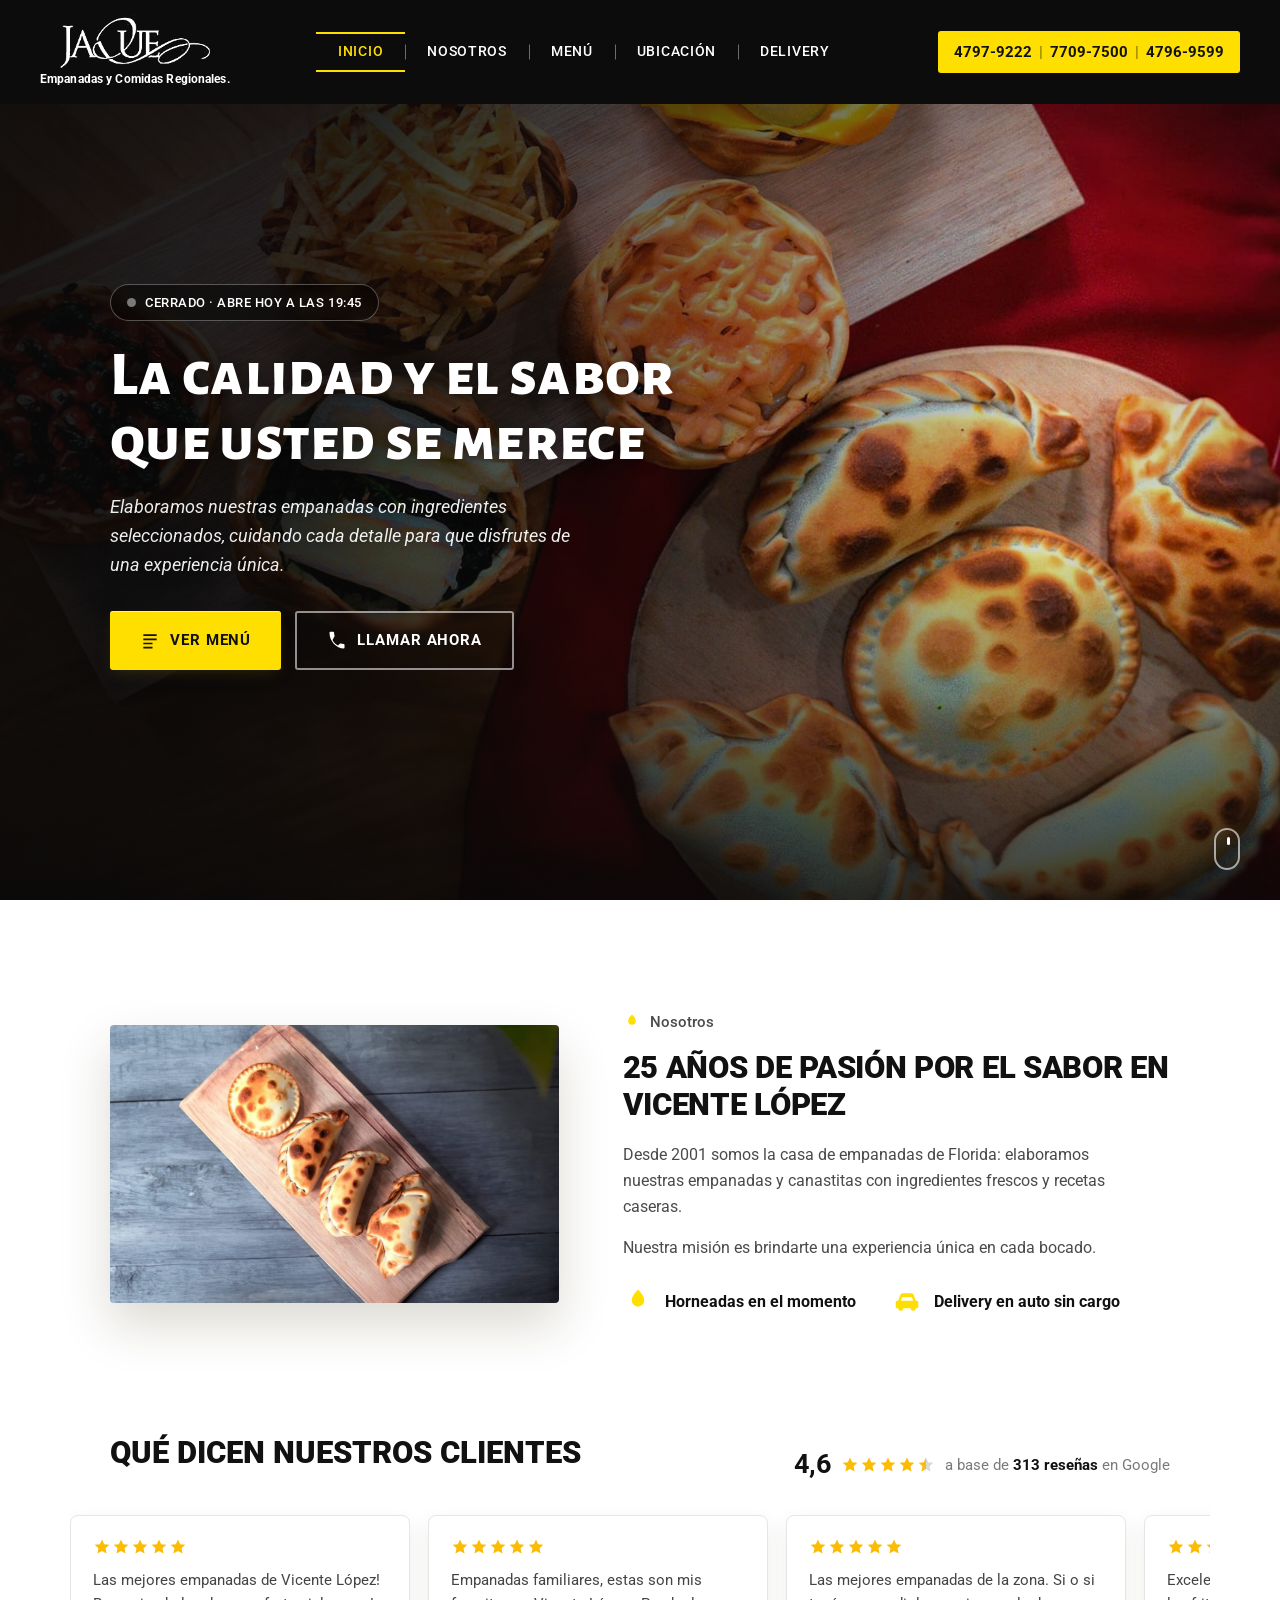
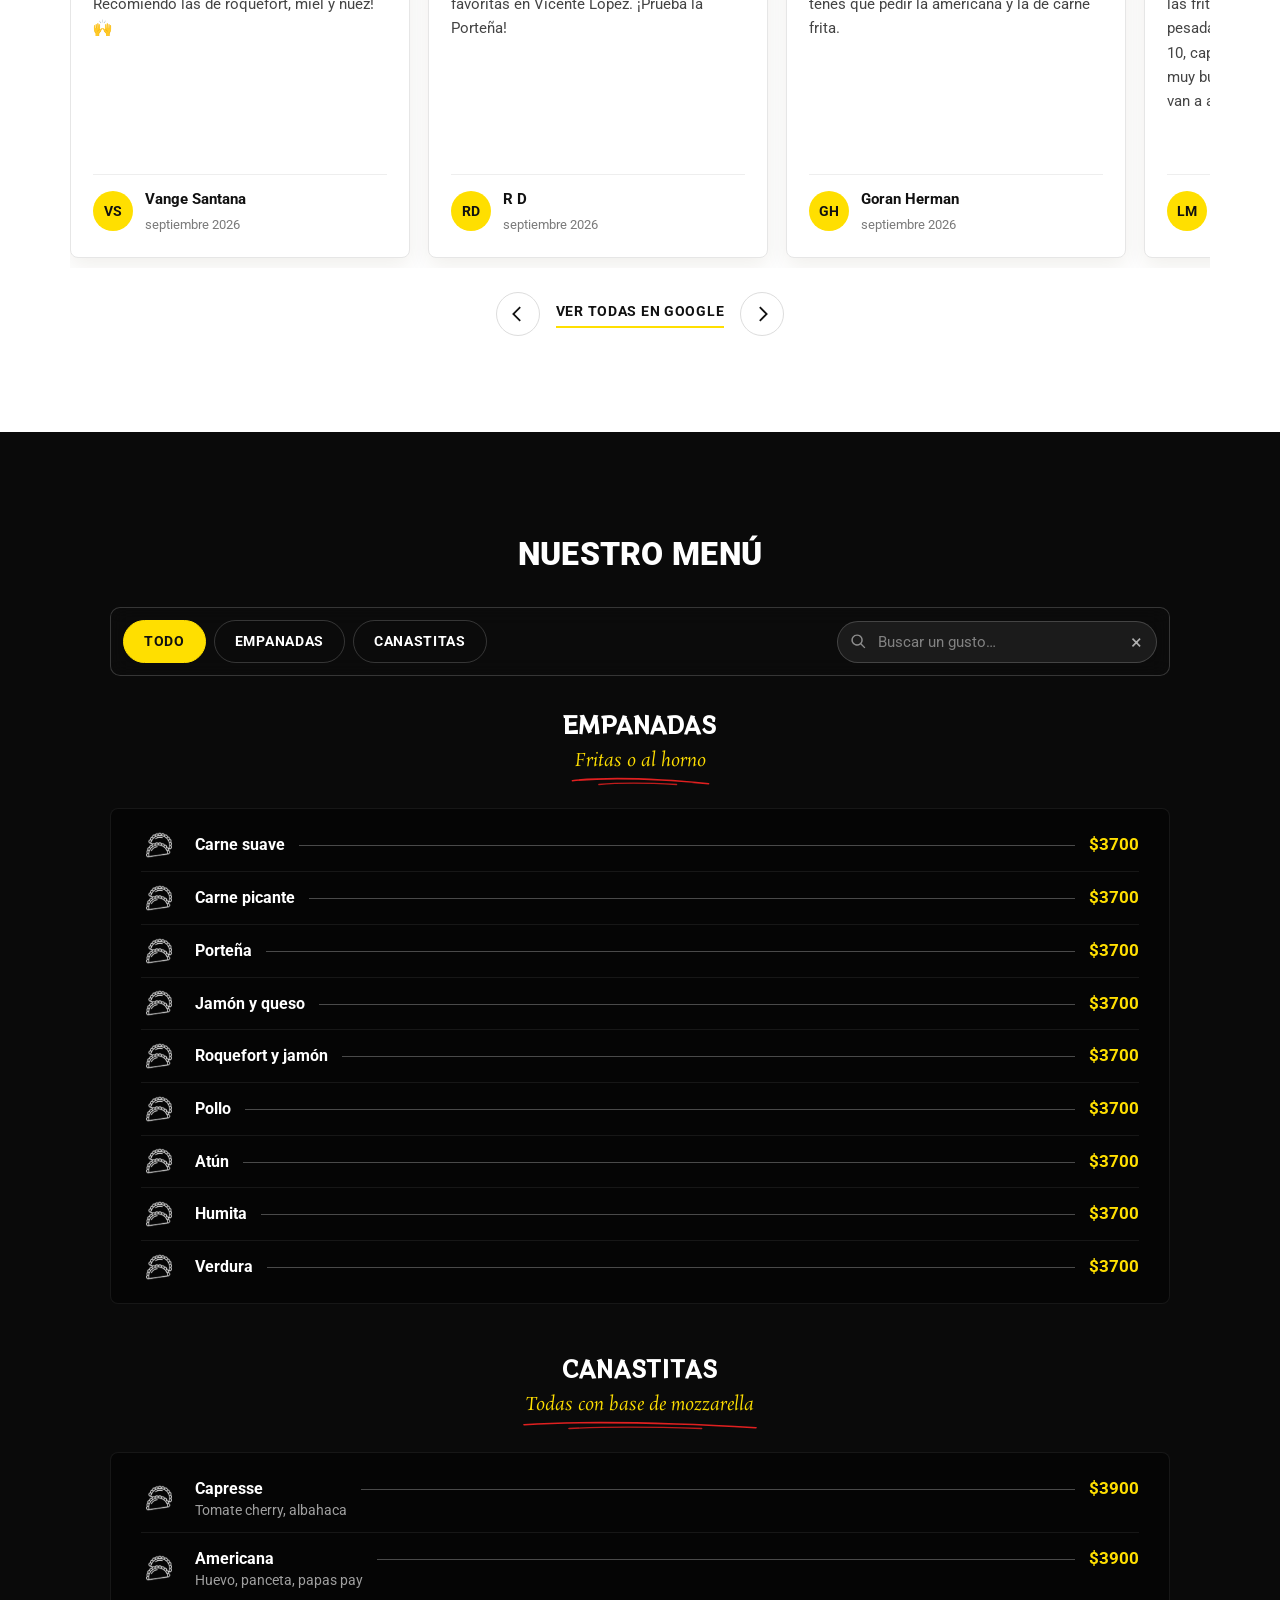
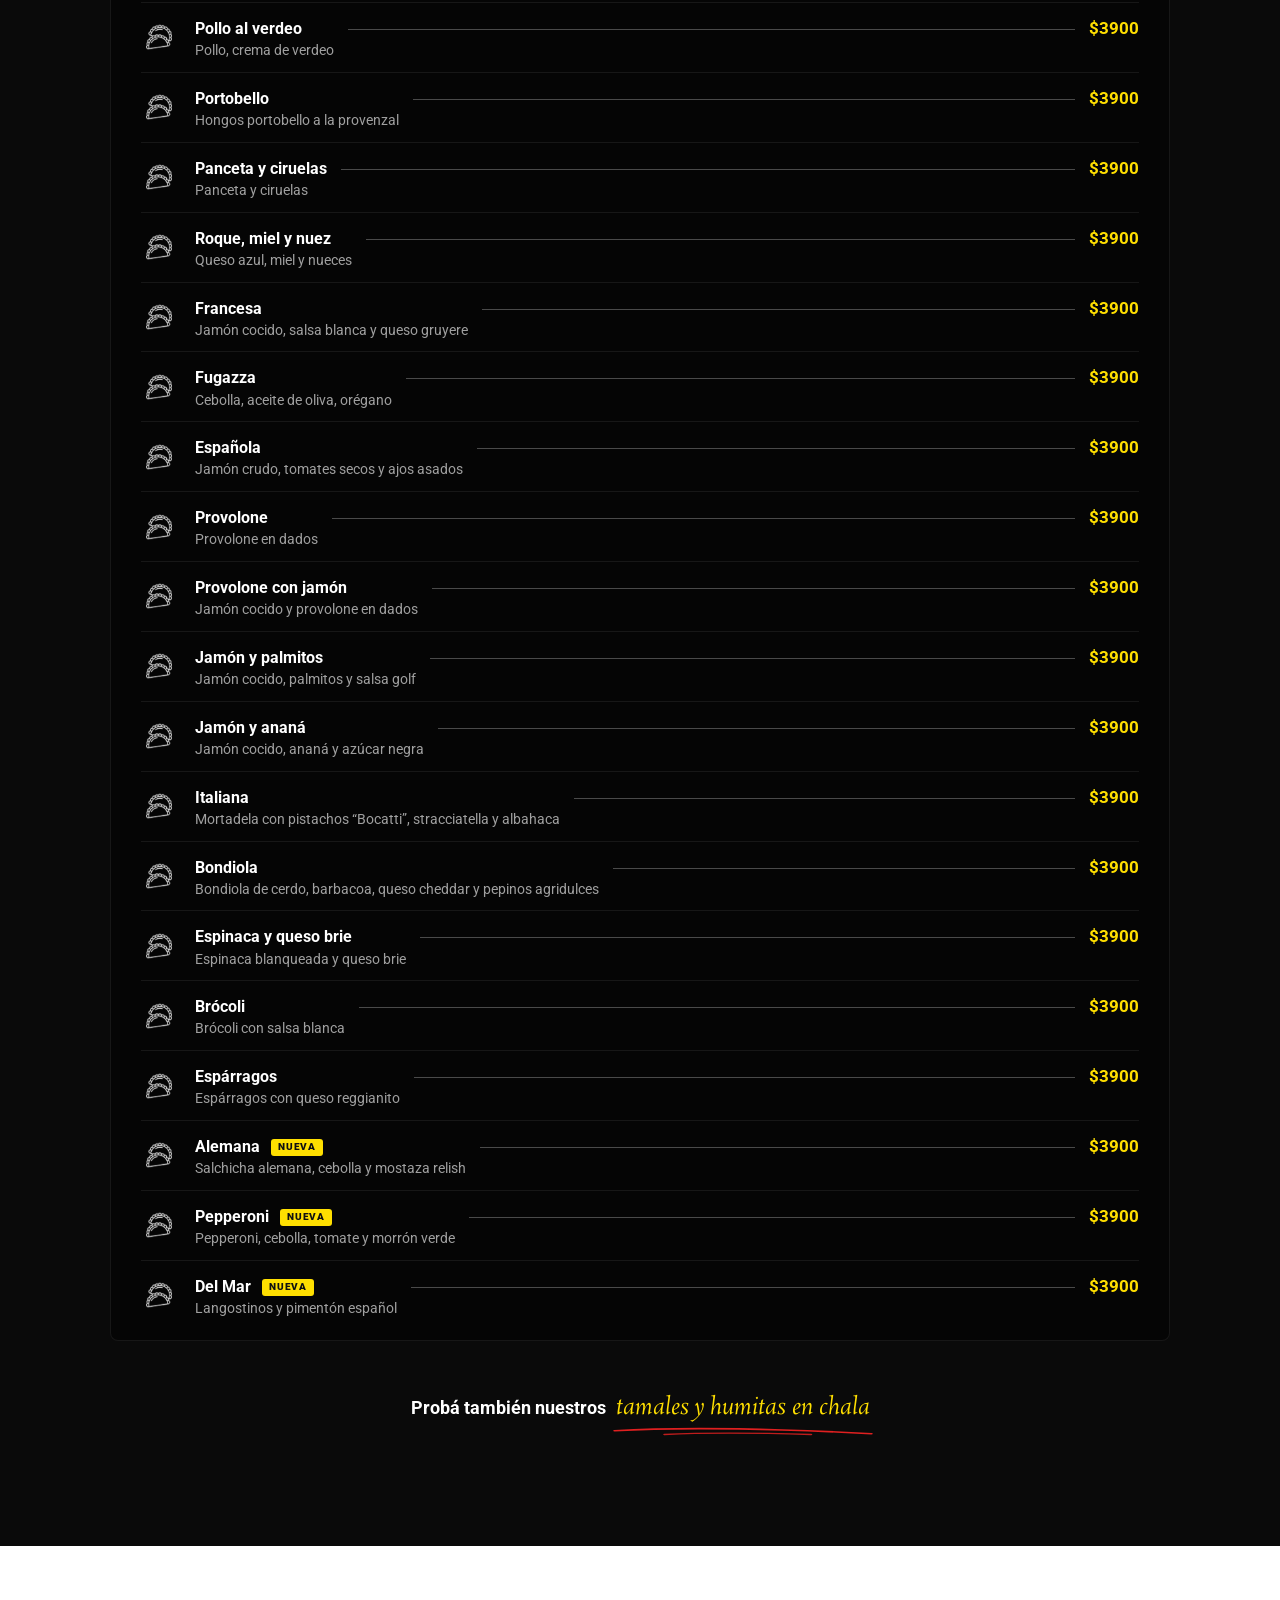
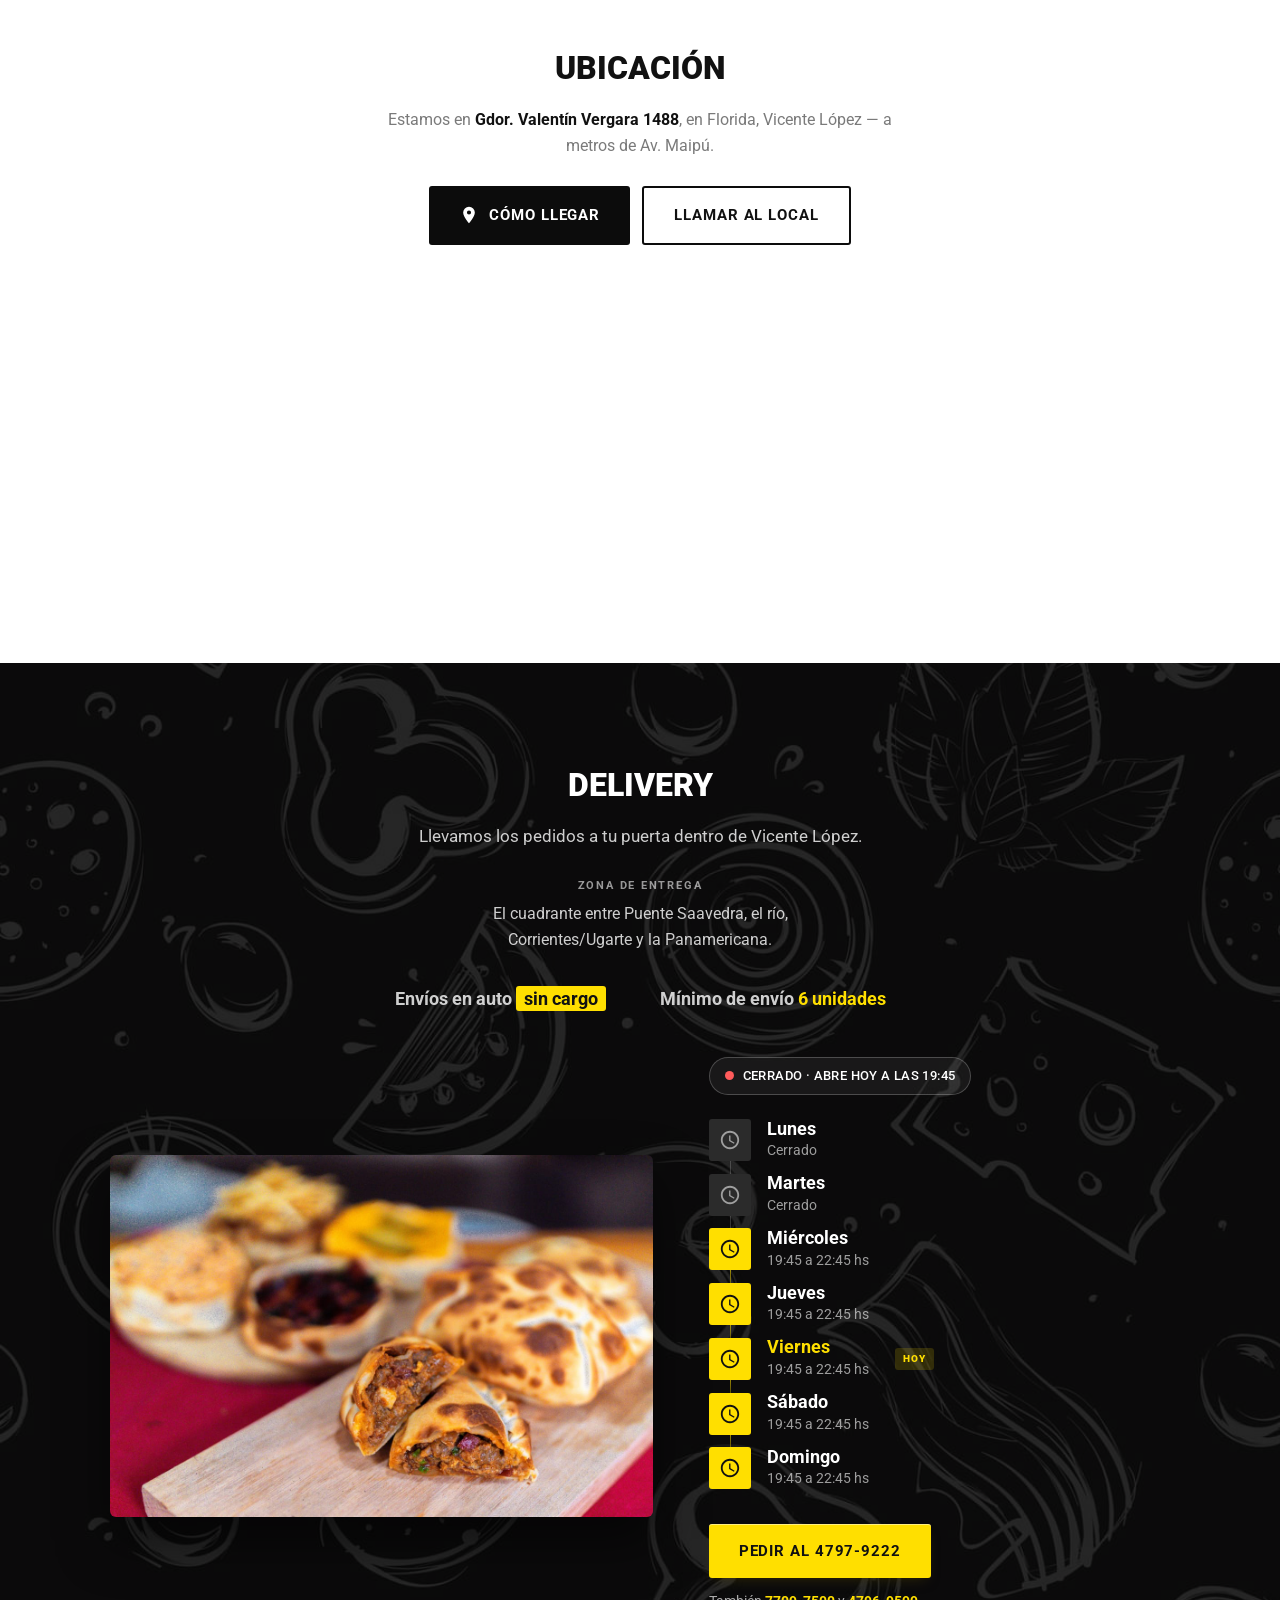
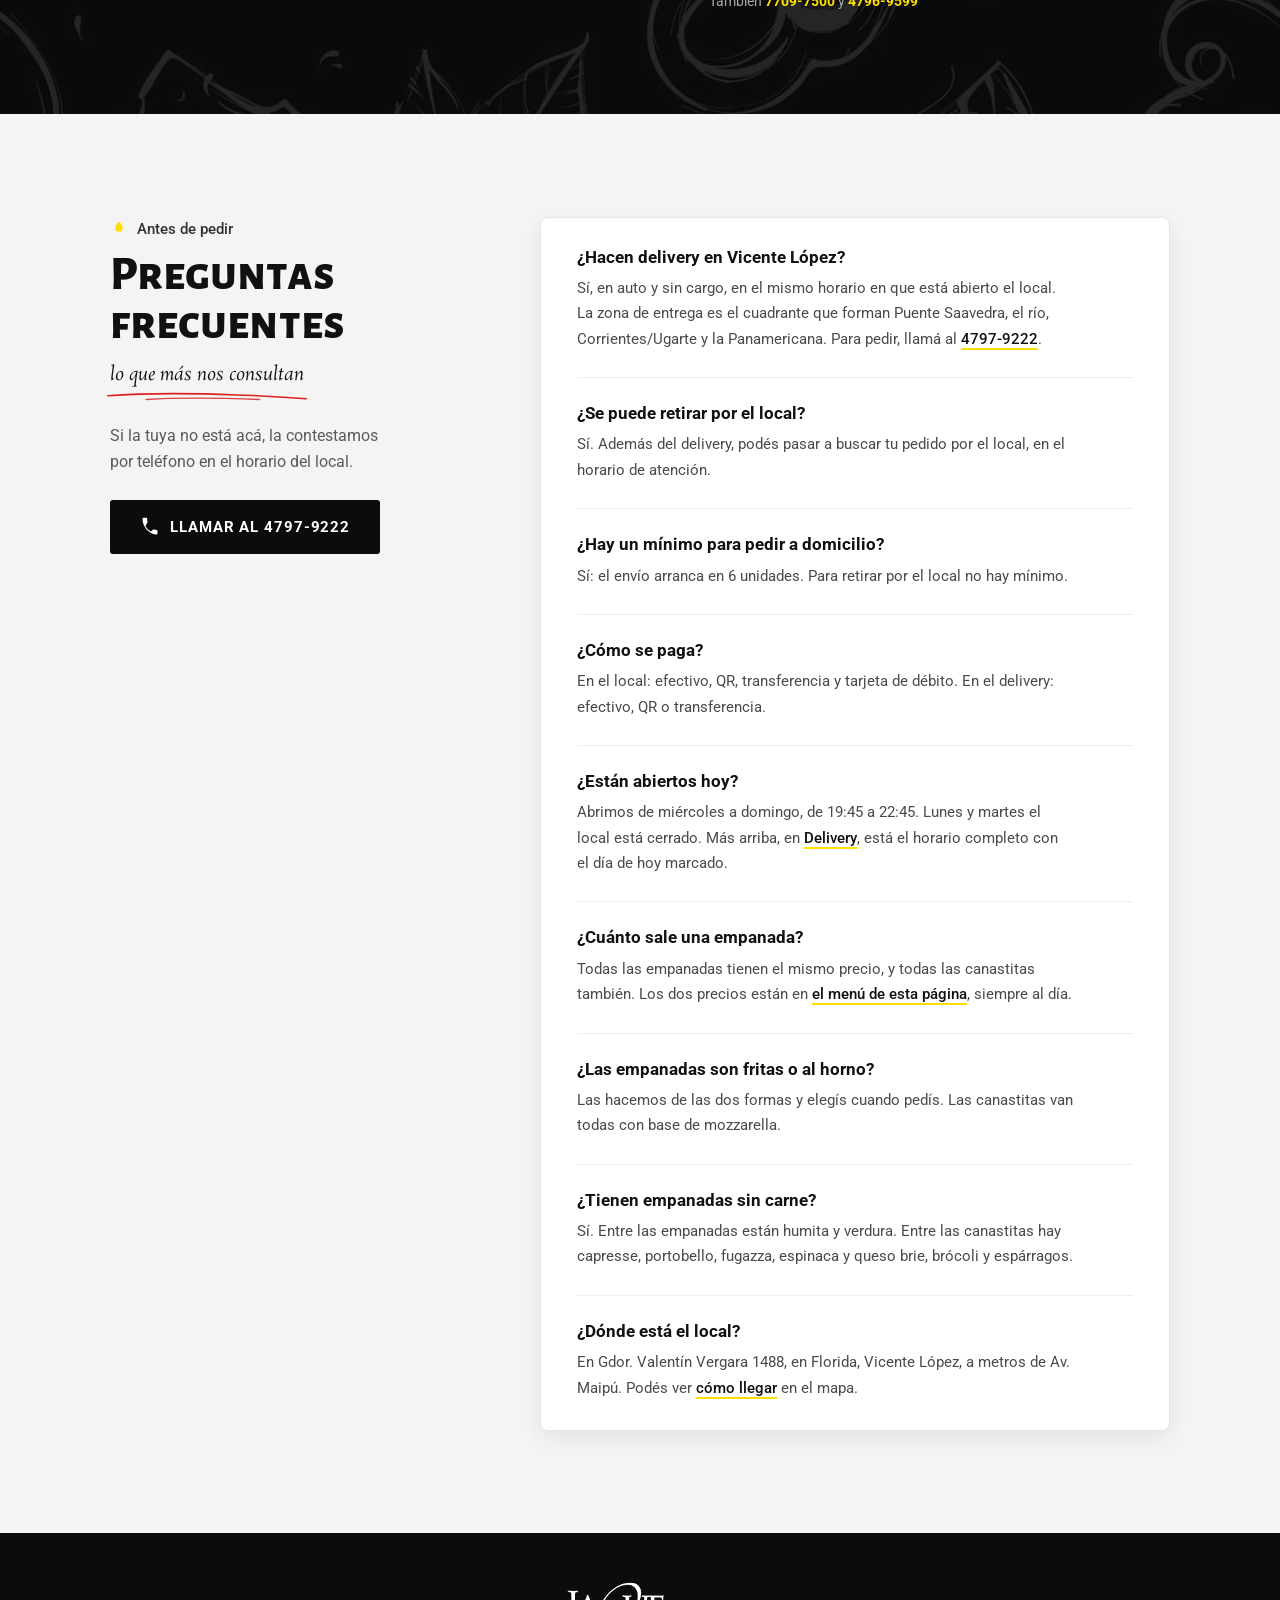
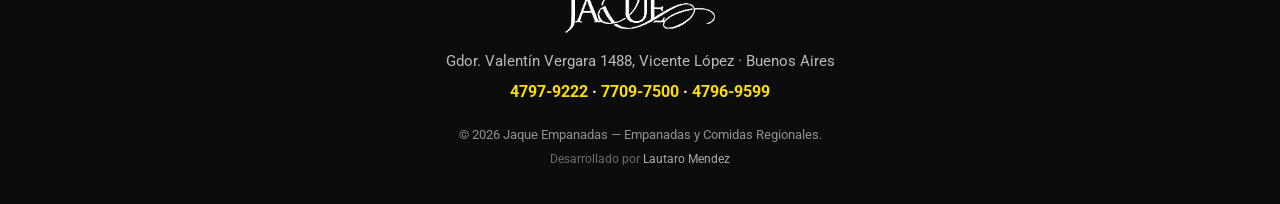
<file: index.html>
<!DOCTYPE html>
<html lang="es-AR">
<head>
<meta charset="UTF-8">
<meta name="viewport" content="width=device-width, initial-scale=1">
<title>Empanadas en Vicente López · Jaque Empanadas · Delivery</title>
<meta name="description" content="Casa de empanadas en Florida, Vicente López. Empanadas fritas o al horno y canastitas. Delivery en auto sin cargo, miércoles a domingo. Pedidos al 4797-9222.">
<link rel="canonical" href="https://empanadasjaque.com.ar/">

<meta property="og:type" content="website">
<meta property="og:locale" content="es_AR">
<meta property="og:site_name" content="Jaque Empanadas">
<meta property="og:title" content="Empanadas en Vicente López · Jaque Empanadas · Delivery">
<meta property="og:description" content="Casa de empanadas en Florida, Vicente López. Empanadas fritas o al horno y canastitas. Delivery en auto sin cargo.">
<meta property="og:url" content="https://empanadasjaque.com.ar/">
<meta property="og:image" content="https://empanadasjaque.com.ar/assets/img/og.jpg">
<meta property="og:image:width" content="1200">
<meta property="og:image:height" content="630">
<meta name="twitter:card" content="summary_large_image">
<meta name="theme-color" content="#0c0c0c">

<link rel="icon" href="assets/img/favicon.png" sizes="any">
<link rel="apple-touch-icon" href="assets/img/favicon.png">

<link rel="preconnect" href="https://fonts.googleapis.com">
<link rel="preconnect" href="https://fonts.gstatic.com" crossorigin>
<link rel="preload" as="image" href="assets/img/hero.jpg" fetchpriority="high">
<link href="https://fonts.googleapis.com/css2?family=Alegreya+Sans+SC:ital,wght@0,700;0,800;1,700&family=Roboto:ital,wght@0,400;0,500;0,700;0,900;1,400&family=RocknRoll+One&family=Rosarivo:ital@1&display=swap" rel="stylesheet">
<link rel="stylesheet" href="assets/css/styles.css?v=3">

<script>
  /* Marca que el JS corre. Los reveals sólo se ocultan si esta clase existe,
     así que si el script principal falla la página igual se ve completa. */
  document.documentElement.className += ' js';
</script>

<script>
  /* GA4. gtag.js (~150 KB) se baja con la primera interacción o 3,5 s después del load,
     para no frenar el LCP. Lo que pase antes queda en dataLayer y sale al cargar. */
  window.dataLayer = window.dataLayer || [];
  function gtag() { dataLayer.push(arguments); }
  gtag('js', new Date());
  gtag('config', 'G-RFJ0ZRKWQC');
  (function () {
    var hecho = false, evs = ['pointerdown', 'touchstart', 'keydown', 'scroll'];
    function cargar() {
      if (hecho) return;
      hecho = true;
      evs.forEach(function (e) { removeEventListener(e, cargar); });
      var s = document.createElement('script');
      s.async = true;
      s.src = 'https://www.googletagmanager.com/gtag/js?id=G-RFJ0ZRKWQC';
      document.head.appendChild(s);
    }
    evs.forEach(function (e) { addEventListener(e, cargar, { once: true, passive: true }); });
    addEventListener('load', function () { setTimeout(cargar, 3500); });

    /* Conversiones: llamar para pedir (no hay WhatsApp; el listener lo cubre si algún día lo hay). */
    document.addEventListener('click', function (e) {
      var a = e.target.closest && e.target.closest('a[href]');
      if (!a) return;
      var href = a.getAttribute('href'), sec = a.closest('#action-bar, nav, section[id], .site-header, .site-footer');
      var ubicacion = sec ? (sec.id || sec.tagName.toLowerCase()) : 'otro';
      if (href.indexOf('tel:') === 0) {
        gtag('event', 'click_telefono', { telefono: href.slice(4), ubicacion: ubicacion });
      } else if (/wa\.me|whatsapp\.com/.test(href)) {
        gtag('event', 'click_whatsapp', { ubicacion: ubicacion });
      }
    }, true);
  })();
</script>

<script type="application/ld+json">
{
  "@context": "https://schema.org",
  "@type": "Restaurant",
  "name": "Jaque Empanadas",
  "alternateName": "JAQUE Casa de empanadas",
  "description": "Empanadas y comidas regionales en Florida, Vicente López. Elaboración artesanal desde 2001.",
  "url": "https://empanadasjaque.com.ar/",
  "image": "https://empanadasjaque.com.ar/assets/img/hero.jpg",
  "servesCuisine": "Argentina",
  "priceRange": "$$",
  "telephone": "+541147979222",
  "address": {
    "@type": "PostalAddress",
    "streetAddress": "Gdor. Valentín Vergara 1488",
    "addressLocality": "Vicente López",
    "addressRegion": "Buenos Aires",
    "postalCode": "B1638BVP",
    "addressCountry": "AR"
  },
  "areaServed": {
    "@type": "City",
    "name": "Vicente López",
    "addressRegion": "Buenos Aires",
    "addressCountry": "AR",
    "description": "Entregas dentro del cuadrante entre Puente Saavedra, el Río de la Plata, Corrientes/Ugarte y la Panamericana."
  },
  "currenciesAccepted": "ARS",
  "hasDeliveryMethod": [
    "http://purl.org/goodrelations/v1#DeliveryModeOwnFleet",
    "http://purl.org/goodrelations/v1#DeliveryModePickUp"
  ],
  "acceptsReservations": "False",
  "sameAs": [
    "https://www.instagram.com/jaque_empanadas/",
    "https://www.google.com/maps/place/JAQUE+Casa+de+empanadas/data=!4m2!3m1!1s0x0:0xae1e20314a3e577d"
  ],
  "aggregateRating": { "@type": "AggregateRating", "ratingValue": "4.6", "reviewCount": "313" },
  "openingHoursSpecification": [{
    "@type": "OpeningHoursSpecification",
    "dayOfWeek": ["Wednesday", "Thursday", "Friday", "Saturday", "Sunday"],
    "opens": "19:45", "closes": "22:45"
  }],
  "hasMenu": { "@id": "https://empanadasjaque.com.ar/#menu" }
}
</script>

<!-- Los 30 gustos con su precio, para Google. Se genera solo desde data/menu.json:
     no editar a mano, se pisa en el próximo cambio de precios. -->
<!-- MENU-LD:START -->
  <script type="application/ld+json">
{
  "@context": "https://schema.org",
  "@type": "Menu",
  "@id": "https://empanadasjaque.com.ar/#menu",
  "name": "Menú de Jaque Empanadas",
  "inLanguage": "es-AR",
  "hasMenuSection": [
    {
      "@type": "MenuSection",
      "name": "Empanadas",
      "description": "Fritas o al horno",
      "hasMenuItem": [
        {
          "@type": "MenuItem",
          "name": "Carne suave",
          "offers": {
            "@type": "Offer",
            "price": "3700",
            "priceCurrency": "ARS"
          }
        },
        {
          "@type": "MenuItem",
          "name": "Carne picante",
          "offers": {
            "@type": "Offer",
            "price": "3700",
            "priceCurrency": "ARS"
          }
        },
        {
          "@type": "MenuItem",
          "name": "Porteña",
          "offers": {
            "@type": "Offer",
            "price": "3700",
            "priceCurrency": "ARS"
          }
        },
        {
          "@type": "MenuItem",
          "name": "Jamón y queso",
          "offers": {
            "@type": "Offer",
            "price": "3700",
            "priceCurrency": "ARS"
          }
        },
        {
          "@type": "MenuItem",
          "name": "Roquefort y jamón",
          "offers": {
            "@type": "Offer",
            "price": "3700",
            "priceCurrency": "ARS"
          }
        },
        {
          "@type": "MenuItem",
          "name": "Pollo",
          "offers": {
            "@type": "Offer",
            "price": "3700",
            "priceCurrency": "ARS"
          }
        },
        {
          "@type": "MenuItem",
          "name": "Atún",
          "offers": {
            "@type": "Offer",
            "price": "3700",
            "priceCurrency": "ARS"
          }
        },
        {
          "@type": "MenuItem",
          "name": "Humita",
          "offers": {
            "@type": "Offer",
            "price": "3700",
            "priceCurrency": "ARS"
          }
        },
        {
          "@type": "MenuItem",
          "name": "Verdura",
          "offers": {
            "@type": "Offer",
            "price": "3700",
            "priceCurrency": "ARS"
          }
        }
      ]
    },
    {
      "@type": "MenuSection",
      "name": "Canastitas",
      "description": "Todas con base de mozzarella",
      "hasMenuItem": [
        {
          "@type": "MenuItem",
          "name": "Capresse",
          "description": "Tomate cherry, albahaca",
          "offers": {
            "@type": "Offer",
            "price": "3900",
            "priceCurrency": "ARS"
          }
        },
        {
          "@type": "MenuItem",
          "name": "Americana",
          "description": "Huevo, panceta, papas pay",
          "offers": {
            "@type": "Offer",
            "price": "3900",
            "priceCurrency": "ARS"
          }
        },
        {
          "@type": "MenuItem",
          "name": "Pollo al verdeo",
          "description": "Pollo, crema de verdeo",
          "offers": {
            "@type": "Offer",
            "price": "3900",
            "priceCurrency": "ARS"
          }
        },
        {
          "@type": "MenuItem",
          "name": "Portobello",
          "description": "Hongos portobello a la provenzal",
          "offers": {
            "@type": "Offer",
            "price": "3900",
            "priceCurrency": "ARS"
          }
        },
        {
          "@type": "MenuItem",
          "name": "Panceta y ciruelas",
          "description": "Panceta y ciruelas",
          "offers": {
            "@type": "Offer",
            "price": "3900",
            "priceCurrency": "ARS"
          }
        },
        {
          "@type": "MenuItem",
          "name": "Roque, miel y nuez",
          "description": "Queso azul, miel y nueces",
          "offers": {
            "@type": "Offer",
            "price": "3900",
            "priceCurrency": "ARS"
          }
        },
        {
          "@type": "MenuItem",
          "name": "Francesa",
          "description": "Jamón cocido, salsa blanca y queso gruyere",
          "offers": {
            "@type": "Offer",
            "price": "3900",
            "priceCurrency": "ARS"
          }
        },
        {
          "@type": "MenuItem",
          "name": "Fugazza",
          "description": "Cebolla, aceite de oliva, orégano",
          "offers": {
            "@type": "Offer",
            "price": "3900",
            "priceCurrency": "ARS"
          }
        },
        {
          "@type": "MenuItem",
          "name": "Española",
          "description": "Jamón crudo, tomates secos y ajos asados",
          "offers": {
            "@type": "Offer",
            "price": "3900",
            "priceCurrency": "ARS"
          }
        },
        {
          "@type": "MenuItem",
          "name": "Provolone",
          "description": "Provolone en dados",
          "offers": {
            "@type": "Offer",
            "price": "3900",
            "priceCurrency": "ARS"
          }
        },
        {
          "@type": "MenuItem",
          "name": "Provolone con jamón",
          "description": "Jamón cocido y provolone en dados",
          "offers": {
            "@type": "Offer",
            "price": "3900",
            "priceCurrency": "ARS"
          }
        },
        {
          "@type": "MenuItem",
          "name": "Jamón y palmitos",
          "description": "Jamón cocido, palmitos y salsa golf",
          "offers": {
            "@type": "Offer",
            "price": "3900",
            "priceCurrency": "ARS"
          }
        },
        {
          "@type": "MenuItem",
          "name": "Jamón y ananá",
          "description": "Jamón cocido, ananá y azúcar negra",
          "offers": {
            "@type": "Offer",
            "price": "3900",
            "priceCurrency": "ARS"
          }
        },
        {
          "@type": "MenuItem",
          "name": "Italiana",
          "description": "Mortadela con pistachos “Bocatti”, stracciatella y albahaca",
          "offers": {
            "@type": "Offer",
            "price": "3900",
            "priceCurrency": "ARS"
          }
        },
        {
          "@type": "MenuItem",
          "name": "Bondiola",
          "description": "Bondiola de cerdo, barbacoa, queso cheddar y pepinos agridulces",
          "offers": {
            "@type": "Offer",
            "price": "3900",
            "priceCurrency": "ARS"
          }
        },
        {
          "@type": "MenuItem",
          "name": "Espinaca y queso brie",
          "description": "Espinaca blanqueada y queso brie",
          "offers": {
            "@type": "Offer",
            "price": "3900",
            "priceCurrency": "ARS"
          }
        },
        {
          "@type": "MenuItem",
          "name": "Brócoli",
          "description": "Brócoli con salsa blanca",
          "offers": {
            "@type": "Offer",
            "price": "3900",
            "priceCurrency": "ARS"
          }
        },
        {
          "@type": "MenuItem",
          "name": "Espárragos",
          "description": "Espárragos con queso reggianito",
          "offers": {
            "@type": "Offer",
            "price": "3900",
            "priceCurrency": "ARS"
          }
        },
        {
          "@type": "MenuItem",
          "name": "Alemana",
          "description": "Salchicha alemana, cebolla y mostaza relish",
          "offers": {
            "@type": "Offer",
            "price": "3900",
            "priceCurrency": "ARS"
          }
        },
        {
          "@type": "MenuItem",
          "name": "Pepperoni",
          "description": "Pepperoni, cebolla, tomate y morrón verde",
          "offers": {
            "@type": "Offer",
            "price": "3900",
            "priceCurrency": "ARS"
          }
        },
        {
          "@type": "MenuItem",
          "name": "Del Mar",
          "description": "Langostinos y pimentón español",
          "offers": {
            "@type": "Offer",
            "price": "3900",
            "priceCurrency": "ARS"
          }
        }
      ]
    }
  ]
}
  </script>
<!-- MENU-LD:END -->
</head>
<body>

<a class="skip-link" href="#nosotros">Saltar al contenido</a>

<header class="site-header" id="header">
  <div class="header-inner">
    <a class="brand" href="#inicio" aria-label="Jaque Empanadas — Inicio">
      <img src="assets/img/logo.png" alt="Jaque Empanadas" width="250" height="92" class="brand-logo">
      <span class="brand-tagline">Empanadas y Comidas Regionales.</span>
    </a>

    <nav class="nav" id="nav" aria-label="Navegación principal">
      <ul class="nav-list">
        <li><a href="#inicio">Inicio</a></li>
        <li><a href="#nosotros">Nosotros</a></li>
        <li><a href="#menu">Menú</a></li>
        <li><a href="#ubicacion">Ubicación</a></li>
        <li><a href="#delivery">Delivery</a></li>
      </ul>

      <div class="nav-phones">
        <span class="nav-phones-label">Pedidos</span>
        <a href="tel:+541147979222">4797-9222</a>
        <a href="tel:+541177097500">7709-7500</a>
        <a href="tel:+541147969599">4796-9599</a>
      </div>
    </nav>

    <div class="header-actions">
      <div class="phones" role="group" aria-label="Teléfonos de pedidos">
        <a href="tel:+541147979222">4797-9222</a><span aria-hidden="true">|</span><a href="tel:+541177097500">7709-7500</a><span aria-hidden="true">|</span><a href="tel:+541147969599">4796-9599</a>
      </div>
      <button class="burger" id="burger" type="button" aria-expanded="false" aria-controls="nav" aria-label="Abrir menú de navegación">
        <span></span><span></span><span></span>
      </button>
    </div>
  </div>
  <div class="scroll-progress" id="progress" aria-hidden="true"></div>
</header>

<div class="nav-backdrop" id="backdrop" hidden></div>

<main>

  <!-- ═══════════ HERO ═══════════ -->
  <section class="hero" id="inicio">
    <div class="hero-media" aria-hidden="true"></div>
    <div class="hero-body wrap">
      <p class="hero-status" id="status-hero" hidden>
        <span class="dot"></span><span class="status-text"></span>
      </p>
      <h1 class="hero-title reveal">La calidad y el sabor<br>que usted se merece</h1>
      <p class="hero-lead reveal" data-delay="1">Elaboramos nuestras empanadas con ingredientes seleccionados, cuidando cada detalle para que disfrutes de una experiencia única.</p>
      <div class="hero-cta reveal" data-delay="2">
        <a class="btn btn-primary" href="#menu">
          <svg viewBox="0 0 24 24" aria-hidden="true"><path d="M4 4h16v2H4zm0 5h16v2H4zm0 5h11v2H4zm0 5h11v2H4z"/></svg>
          Ver menú
        </a>
        <a class="btn btn-ghost" href="tel:+541147979222">
          <svg viewBox="0 0 24 24" aria-hidden="true"><path d="M6.6 10.8c1.4 2.8 3.8 5.1 6.6 6.6l2.2-2.2c.3-.3.7-.4 1-.2 1.2.4 2.4.6 3.6.6.6 0 1 .4 1 1V20c0 .6-.4 1-1 1C11.6 21 3 12.4 3 2c0-.6.4-1 1-1h3.5c.6 0 1 .4 1 1 0 1.3.2 2.5.6 3.6.1.4 0 .8-.2 1.1z"/></svg>
          Llamar ahora
        </a>
      </div>
    </div>
    <a class="hero-scroll" href="#nosotros" aria-label="Ir a la siguiente sección">
      <span></span>
    </a>
  </section>

  <!-- ═══════════ NOSOTROS ═══════════ -->
  <section class="about" id="nosotros">
    <div class="wrap about-grid">
      <figure class="about-figure reveal">
        <img src="assets/img/nosotros.jpg" alt="Tabla de madera con empanadas recién horneadas de Jaque" width="1024" height="634" loading="lazy" decoding="async">
      </figure>
      <div class="about-text">
        <p class="eyebrow reveal">
          <svg viewBox="0 0 24 24" aria-hidden="true"><path d="M12 2c3.3 3.2 5 6.1 5 8.7a5 5 0 0 1-10 0C7 8.1 8.7 5.2 12 2z"/></svg>
          Nosotros
        </p>
        <h2 class="reveal" data-delay="1">25 años de pasión por el sabor en Vicente López</h2>
        <p class="reveal" data-delay="2">Desde 2001 somos la casa de empanadas de Florida: elaboramos nuestras empanadas y canastitas con ingredientes frescos y recetas caseras.</p>
        <p class="reveal" data-delay="3">Nuestra misión es brindarte una experiencia única en cada bocado.</p>
        <ul class="feature-list reveal" data-delay="4">
          <li>
            <svg viewBox="0 0 24 24" aria-hidden="true"><path d="M12 2c3.3 3.2 5 6.1 5 8.7a5 5 0 0 1-10 0C7 8.1 8.7 5.2 12 2z"/></svg>
            Horneadas en el momento
          </li>
          <li>
            <svg viewBox="0 0 24 24" aria-hidden="true"><path d="M5 11l1.5-4.5A2 2 0 0 1 8.4 5h7.2a2 2 0 0 1 1.9 1.5L19 11h1a1 1 0 0 1 1 1v4a1 1 0 0 1-1 1h-1a2 2 0 1 1-4 0H9a2 2 0 1 1-4 0H4a1 1 0 0 1-1-1v-4a1 1 0 0 1 1-1zm2.1 0h9.8l-1-3H8.1z"/></svg>
            Delivery en auto sin cargo
          </li>
        </ul>
      </div>
    </div>
  </section>

  <!-- ═══════════ RESEÑAS ═══════════ -->
  <section class="reviews" id="resenas" aria-labelledby="reviews-title">
    <div class="wrap">
      <div class="reviews-head">
        <h2 id="reviews-title" class="reveal">Qué dicen nuestros clientes</h2>
        <div class="reviews-score reveal" data-delay="1">
          <!-- RESENAS-PUNTAJE:START -->
          <strong>4,6</strong>
          <span class="stars" role="img" aria-label="4,6 de 5 estrellas">
            <svg viewBox="0 0 24 24" aria-hidden="true"><path d="M12 2l2.9 6.3 6.9.8-5.1 4.7 1.4 6.8L12 17.2 5.9 20.6l1.4-6.8L2.2 9.1l6.9-.8z"/></svg>
            <svg viewBox="0 0 24 24" aria-hidden="true"><path d="M12 2l2.9 6.3 6.9.8-5.1 4.7 1.4 6.8L12 17.2 5.9 20.6l1.4-6.8L2.2 9.1l6.9-.8z"/></svg>
            <svg viewBox="0 0 24 24" aria-hidden="true"><path d="M12 2l2.9 6.3 6.9.8-5.1 4.7 1.4 6.8L12 17.2 5.9 20.6l1.4-6.8L2.2 9.1l6.9-.8z"/></svg>
            <svg viewBox="0 0 24 24" aria-hidden="true"><path d="M12 2l2.9 6.3 6.9.8-5.1 4.7 1.4 6.8L12 17.2 5.9 20.6l1.4-6.8L2.2 9.1l6.9-.8z"/></svg>
            <svg viewBox="0 0 24 24" class="half" aria-hidden="true"><defs><linearGradient id="halfstar"><stop offset="50%" stop-color="currentColor"/><stop offset="50%" stop-color="#d9d9d9"/></linearGradient></defs><path fill="url(#halfstar)" d="M12 2l2.9 6.3 6.9.8-5.1 4.7 1.4 6.8L12 17.2 5.9 20.6l1.4-6.8L2.2 9.1l6.9-.8z"/></svg>
          </span>
          <span class="reviews-count">a base de <strong>313 reseñas</strong> en Google</span>
          <!-- RESENAS-PUNTAJE:END -->
        </div>
      </div>

      <div class="reviews-viewport">
        <ul class="reviews-track" id="reviews-track"><!-- RESENAS:START -->
          <li class="review-card">
            <span class="stars" role="img" aria-label="5 de 5 estrellas"><svg viewBox="0 0 24 24" aria-hidden="true"><path d="M12 2l2.9 6.3 6.9.8-5.1 4.7 1.4 6.8L12 17.2 5.9 20.6l1.4-6.8L2.2 9.1l6.9-.8z"/></svg><svg viewBox="0 0 24 24" aria-hidden="true"><path d="M12 2l2.9 6.3 6.9.8-5.1 4.7 1.4 6.8L12 17.2 5.9 20.6l1.4-6.8L2.2 9.1l6.9-.8z"/></svg><svg viewBox="0 0 24 24" aria-hidden="true"><path d="M12 2l2.9 6.3 6.9.8-5.1 4.7 1.4 6.8L12 17.2 5.9 20.6l1.4-6.8L2.2 9.1l6.9-.8z"/></svg><svg viewBox="0 0 24 24" aria-hidden="true"><path d="M12 2l2.9 6.3 6.9.8-5.1 4.7 1.4 6.8L12 17.2 5.9 20.6l1.4-6.8L2.2 9.1l6.9-.8z"/></svg><svg viewBox="0 0 24 24" aria-hidden="true"><path d="M12 2l2.9 6.3 6.9.8-5.1 4.7 1.4 6.8L12 17.2 5.9 20.6l1.4-6.8L2.2 9.1l6.9-.8z"/></svg></span>
            <p>Las mejores empanadas de Vicente López! Recomiendo las de roquefort, miel y nuez! 🙌</p>
            <footer><span class="review-avatar" aria-hidden="true">VS</span><span class="review-meta"><span class="review-author">Vange Santana</span><time datetime="2026-09">septiembre 2026</time></span></footer>
          </li>
          <li class="review-card">
            <span class="stars" role="img" aria-label="5 de 5 estrellas"><svg viewBox="0 0 24 24" aria-hidden="true"><path d="M12 2l2.9 6.3 6.9.8-5.1 4.7 1.4 6.8L12 17.2 5.9 20.6l1.4-6.8L2.2 9.1l6.9-.8z"/></svg><svg viewBox="0 0 24 24" aria-hidden="true"><path d="M12 2l2.9 6.3 6.9.8-5.1 4.7 1.4 6.8L12 17.2 5.9 20.6l1.4-6.8L2.2 9.1l6.9-.8z"/></svg><svg viewBox="0 0 24 24" aria-hidden="true"><path d="M12 2l2.9 6.3 6.9.8-5.1 4.7 1.4 6.8L12 17.2 5.9 20.6l1.4-6.8L2.2 9.1l6.9-.8z"/></svg><svg viewBox="0 0 24 24" aria-hidden="true"><path d="M12 2l2.9 6.3 6.9.8-5.1 4.7 1.4 6.8L12 17.2 5.9 20.6l1.4-6.8L2.2 9.1l6.9-.8z"/></svg><svg viewBox="0 0 24 24" aria-hidden="true"><path d="M12 2l2.9 6.3 6.9.8-5.1 4.7 1.4 6.8L12 17.2 5.9 20.6l1.4-6.8L2.2 9.1l6.9-.8z"/></svg></span>
            <p>Empanadas familiares, estas son mis favoritas en Vicente López. ¡Prueba la Porteña!</p>
            <footer><span class="review-avatar" aria-hidden="true">RD</span><span class="review-meta"><span class="review-author">R D</span><time datetime="2026-09">septiembre 2026</time></span></footer>
          </li>
          <li class="review-card">
            <span class="stars" role="img" aria-label="5 de 5 estrellas"><svg viewBox="0 0 24 24" aria-hidden="true"><path d="M12 2l2.9 6.3 6.9.8-5.1 4.7 1.4 6.8L12 17.2 5.9 20.6l1.4-6.8L2.2 9.1l6.9-.8z"/></svg><svg viewBox="0 0 24 24" aria-hidden="true"><path d="M12 2l2.9 6.3 6.9.8-5.1 4.7 1.4 6.8L12 17.2 5.9 20.6l1.4-6.8L2.2 9.1l6.9-.8z"/></svg><svg viewBox="0 0 24 24" aria-hidden="true"><path d="M12 2l2.9 6.3 6.9.8-5.1 4.7 1.4 6.8L12 17.2 5.9 20.6l1.4-6.8L2.2 9.1l6.9-.8z"/></svg><svg viewBox="0 0 24 24" aria-hidden="true"><path d="M12 2l2.9 6.3 6.9.8-5.1 4.7 1.4 6.8L12 17.2 5.9 20.6l1.4-6.8L2.2 9.1l6.9-.8z"/></svg><svg viewBox="0 0 24 24" aria-hidden="true"><path d="M12 2l2.9 6.3 6.9.8-5.1 4.7 1.4 6.8L12 17.2 5.9 20.6l1.4-6.8L2.2 9.1l6.9-.8z"/></svg></span>
            <p>Las mejores empanadas de la zona. Si o si tenés que pedir la americana y la de carne frita.</p>
            <footer><span class="review-avatar" aria-hidden="true">GH</span><span class="review-meta"><span class="review-author">Goran Herman</span><time datetime="2026-09">septiembre 2026</time></span></footer>
          </li>
          <li class="review-card">
            <span class="stars" role="img" aria-label="5 de 5 estrellas"><svg viewBox="0 0 24 24" aria-hidden="true"><path d="M12 2l2.9 6.3 6.9.8-5.1 4.7 1.4 6.8L12 17.2 5.9 20.6l1.4-6.8L2.2 9.1l6.9-.8z"/></svg><svg viewBox="0 0 24 24" aria-hidden="true"><path d="M12 2l2.9 6.3 6.9.8-5.1 4.7 1.4 6.8L12 17.2 5.9 20.6l1.4-6.8L2.2 9.1l6.9-.8z"/></svg><svg viewBox="0 0 24 24" aria-hidden="true"><path d="M12 2l2.9 6.3 6.9.8-5.1 4.7 1.4 6.8L12 17.2 5.9 20.6l1.4-6.8L2.2 9.1l6.9-.8z"/></svg><svg viewBox="0 0 24 24" aria-hidden="true"><path d="M12 2l2.9 6.3 6.9.8-5.1 4.7 1.4 6.8L12 17.2 5.9 20.6l1.4-6.8L2.2 9.1l6.9-.8z"/></svg><svg viewBox="0 0 24 24" aria-hidden="true"><path d="M12 2l2.9 6.3 6.9.8-5.1 4.7 1.4 6.8L12 17.2 5.9 20.6l1.4-6.8L2.2 9.1l6.9-.8z"/></svg></span>
            <p>Excelentes empanadas me sorprendieron, las fritas sequitas no caen mal no son pesadas, las de carne increíble, humita un 10, caprese gourmet, en fin precio calidad muy bueno las recomiendo 100%. No se van a arrepentir.</p>
            <footer><span class="review-avatar" aria-hidden="true">LM</span><span class="review-meta"><span class="review-author">Luciano Marin</span><time datetime="2026-08">agosto 2026</time></span></footer>
          </li>
          <li class="review-card">
            <span class="stars" role="img" aria-label="5 de 5 estrellas"><svg viewBox="0 0 24 24" aria-hidden="true"><path d="M12 2l2.9 6.3 6.9.8-5.1 4.7 1.4 6.8L12 17.2 5.9 20.6l1.4-6.8L2.2 9.1l6.9-.8z"/></svg><svg viewBox="0 0 24 24" aria-hidden="true"><path d="M12 2l2.9 6.3 6.9.8-5.1 4.7 1.4 6.8L12 17.2 5.9 20.6l1.4-6.8L2.2 9.1l6.9-.8z"/></svg><svg viewBox="0 0 24 24" aria-hidden="true"><path d="M12 2l2.9 6.3 6.9.8-5.1 4.7 1.4 6.8L12 17.2 5.9 20.6l1.4-6.8L2.2 9.1l6.9-.8z"/></svg><svg viewBox="0 0 24 24" aria-hidden="true"><path d="M12 2l2.9 6.3 6.9.8-5.1 4.7 1.4 6.8L12 17.2 5.9 20.6l1.4-6.8L2.2 9.1l6.9-.8z"/></svg><svg viewBox="0 0 24 24" aria-hidden="true"><path d="M12 2l2.9 6.3 6.9.8-5.1 4.7 1.4 6.8L12 17.2 5.9 20.6l1.4-6.8L2.2 9.1l6.9-.8z"/></svg></span>
            <p>Excelente calidad ! Muy buenas empanadas y canastitas</p>
            <footer><span class="review-avatar" aria-hidden="true">HM</span><span class="review-meta"><span class="review-author">Hernan Mosquera</span><time datetime="2026-07">julio 2026</time></span></footer>
          </li>
          <li class="review-card">
            <span class="stars" role="img" aria-label="5 de 5 estrellas"><svg viewBox="0 0 24 24" aria-hidden="true"><path d="M12 2l2.9 6.3 6.9.8-5.1 4.7 1.4 6.8L12 17.2 5.9 20.6l1.4-6.8L2.2 9.1l6.9-.8z"/></svg><svg viewBox="0 0 24 24" aria-hidden="true"><path d="M12 2l2.9 6.3 6.9.8-5.1 4.7 1.4 6.8L12 17.2 5.9 20.6l1.4-6.8L2.2 9.1l6.9-.8z"/></svg><svg viewBox="0 0 24 24" aria-hidden="true"><path d="M12 2l2.9 6.3 6.9.8-5.1 4.7 1.4 6.8L12 17.2 5.9 20.6l1.4-6.8L2.2 9.1l6.9-.8z"/></svg><svg viewBox="0 0 24 24" aria-hidden="true"><path d="M12 2l2.9 6.3 6.9.8-5.1 4.7 1.4 6.8L12 17.2 5.9 20.6l1.4-6.8L2.2 9.1l6.9-.8z"/></svg><svg viewBox="0 0 24 24" aria-hidden="true"><path d="M12 2l2.9 6.3 6.9.8-5.1 4.7 1.4 6.8L12 17.2 5.9 20.6l1.4-6.8L2.2 9.1l6.9-.8z"/></svg></span>
            <p>Las empanadas son espectaculares. La masa es muy buena. Probamos la de bondiola… increíble. La de carne es muy gustosa y la de pollo, súper rica</p>
            <footer><span class="review-avatar" aria-hidden="true">JA</span><span class="review-meta"><span class="review-author">Jandrea</span><time datetime="2026-05">mayo 2026</time></span></footer>
          </li>
          <li class="review-card">
            <span class="stars" role="img" aria-label="5 de 5 estrellas"><svg viewBox="0 0 24 24" aria-hidden="true"><path d="M12 2l2.9 6.3 6.9.8-5.1 4.7 1.4 6.8L12 17.2 5.9 20.6l1.4-6.8L2.2 9.1l6.9-.8z"/></svg><svg viewBox="0 0 24 24" aria-hidden="true"><path d="M12 2l2.9 6.3 6.9.8-5.1 4.7 1.4 6.8L12 17.2 5.9 20.6l1.4-6.8L2.2 9.1l6.9-.8z"/></svg><svg viewBox="0 0 24 24" aria-hidden="true"><path d="M12 2l2.9 6.3 6.9.8-5.1 4.7 1.4 6.8L12 17.2 5.9 20.6l1.4-6.8L2.2 9.1l6.9-.8z"/></svg><svg viewBox="0 0 24 24" aria-hidden="true"><path d="M12 2l2.9 6.3 6.9.8-5.1 4.7 1.4 6.8L12 17.2 5.9 20.6l1.4-6.8L2.2 9.1l6.9-.8z"/></svg><svg viewBox="0 0 24 24" aria-hidden="true"><path d="M12 2l2.9 6.3 6.9.8-5.1 4.7 1.4 6.8L12 17.2 5.9 20.6l1.4-6.8L2.2 9.1l6.9-.8z"/></svg></span>
            <p>Las empanadas son espectaculares, hace como 20 años compro ahí y siempre mantienen la misma calidad de siempre. Para mí las dos mejores son la canastita americana, la de bondiola braseada y la de carne picante cuchillo</p>
            <footer><span class="review-avatar" aria-hidden="true">FE</span><span class="review-meta"><span class="review-author">Federico</span><time datetime="2026-04">abril 2026</time></span></footer>
          </li>
          <li class="review-card">
            <span class="stars" role="img" aria-label="5 de 5 estrellas"><svg viewBox="0 0 24 24" aria-hidden="true"><path d="M12 2l2.9 6.3 6.9.8-5.1 4.7 1.4 6.8L12 17.2 5.9 20.6l1.4-6.8L2.2 9.1l6.9-.8z"/></svg><svg viewBox="0 0 24 24" aria-hidden="true"><path d="M12 2l2.9 6.3 6.9.8-5.1 4.7 1.4 6.8L12 17.2 5.9 20.6l1.4-6.8L2.2 9.1l6.9-.8z"/></svg><svg viewBox="0 0 24 24" aria-hidden="true"><path d="M12 2l2.9 6.3 6.9.8-5.1 4.7 1.4 6.8L12 17.2 5.9 20.6l1.4-6.8L2.2 9.1l6.9-.8z"/></svg><svg viewBox="0 0 24 24" aria-hidden="true"><path d="M12 2l2.9 6.3 6.9.8-5.1 4.7 1.4 6.8L12 17.2 5.9 20.6l1.4-6.8L2.2 9.1l6.9-.8z"/></svg><svg viewBox="0 0 24 24" aria-hidden="true"><path d="M12 2l2.9 6.3 6.9.8-5.1 4.7 1.4 6.8L12 17.2 5.9 20.6l1.4-6.8L2.2 9.1l6.9-.8z"/></svg></span>
            <p>De las mejores empanadas que comimos. No llegan a nuestro domicilio porque estamos lejos pero cada semana sin falta las vamos a buscar. ¡Valen la pena! Y la atención siempre de 10.</p>
            <footer><span class="review-avatar" aria-hidden="true">MA</span><span class="review-meta"><span class="review-author">Miri Alvarez</span><time datetime="2026-01">enero 2026</time></span></footer>
          </li>
          <li class="review-card">
            <span class="stars" role="img" aria-label="5 de 5 estrellas"><svg viewBox="0 0 24 24" aria-hidden="true"><path d="M12 2l2.9 6.3 6.9.8-5.1 4.7 1.4 6.8L12 17.2 5.9 20.6l1.4-6.8L2.2 9.1l6.9-.8z"/></svg><svg viewBox="0 0 24 24" aria-hidden="true"><path d="M12 2l2.9 6.3 6.9.8-5.1 4.7 1.4 6.8L12 17.2 5.9 20.6l1.4-6.8L2.2 9.1l6.9-.8z"/></svg><svg viewBox="0 0 24 24" aria-hidden="true"><path d="M12 2l2.9 6.3 6.9.8-5.1 4.7 1.4 6.8L12 17.2 5.9 20.6l1.4-6.8L2.2 9.1l6.9-.8z"/></svg><svg viewBox="0 0 24 24" aria-hidden="true"><path d="M12 2l2.9 6.3 6.9.8-5.1 4.7 1.4 6.8L12 17.2 5.9 20.6l1.4-6.8L2.2 9.1l6.9-.8z"/></svg><svg viewBox="0 0 24 24" aria-hidden="true"><path d="M12 2l2.9 6.3 6.9.8-5.1 4.7 1.4 6.8L12 17.2 5.9 20.6l1.4-6.8L2.2 9.1l6.9-.8z"/></svg></span>
            <p>Sin lugar a discusión, el mejor lugar de empanadas de Vicente López, deliciosas TODAS, siempre frescas de ingredientes y en precio. Si todo esto no fuera suficiente, los dueños un amor, una pareja super amable, da gusto comprarles la verdad. Todas las semanas compro y nunca fallan. Recomiendo.</p>
            <footer><span class="review-avatar" aria-hidden="true">VE</span><span class="review-meta"><span class="review-author">Valentin Esposito</span><time datetime="2026-01">enero 2026</time></span></footer>
          </li>
          <li class="review-card">
            <span class="stars" role="img" aria-label="5 de 5 estrellas"><svg viewBox="0 0 24 24" aria-hidden="true"><path d="M12 2l2.9 6.3 6.9.8-5.1 4.7 1.4 6.8L12 17.2 5.9 20.6l1.4-6.8L2.2 9.1l6.9-.8z"/></svg><svg viewBox="0 0 24 24" aria-hidden="true"><path d="M12 2l2.9 6.3 6.9.8-5.1 4.7 1.4 6.8L12 17.2 5.9 20.6l1.4-6.8L2.2 9.1l6.9-.8z"/></svg><svg viewBox="0 0 24 24" aria-hidden="true"><path d="M12 2l2.9 6.3 6.9.8-5.1 4.7 1.4 6.8L12 17.2 5.9 20.6l1.4-6.8L2.2 9.1l6.9-.8z"/></svg><svg viewBox="0 0 24 24" aria-hidden="true"><path d="M12 2l2.9 6.3 6.9.8-5.1 4.7 1.4 6.8L12 17.2 5.9 20.6l1.4-6.8L2.2 9.1l6.9-.8z"/></svg><svg viewBox="0 0 24 24" aria-hidden="true"><path d="M12 2l2.9 6.3 6.9.8-5.1 4.7 1.4 6.8L12 17.2 5.9 20.6l1.4-6.8L2.2 9.1l6.9-.8z"/></svg></span>
            <p>Las mejores empanadas fritas y canastas super originales. Te atienden con mucha amabilidad y despachan rapido. A mi criterio son de los mejores de toda zona norte, ¡Felicitaciones!</p>
            <footer><span class="review-avatar" aria-hidden="true">MY</span><span class="review-meta"><span class="review-author">Martin YU</span><time datetime="2025-12">diciembre 2025</time></span></footer>
          </li>
          <li class="review-card">
            <span class="stars" role="img" aria-label="5 de 5 estrellas"><svg viewBox="0 0 24 24" aria-hidden="true"><path d="M12 2l2.9 6.3 6.9.8-5.1 4.7 1.4 6.8L12 17.2 5.9 20.6l1.4-6.8L2.2 9.1l6.9-.8z"/></svg><svg viewBox="0 0 24 24" aria-hidden="true"><path d="M12 2l2.9 6.3 6.9.8-5.1 4.7 1.4 6.8L12 17.2 5.9 20.6l1.4-6.8L2.2 9.1l6.9-.8z"/></svg><svg viewBox="0 0 24 24" aria-hidden="true"><path d="M12 2l2.9 6.3 6.9.8-5.1 4.7 1.4 6.8L12 17.2 5.9 20.6l1.4-6.8L2.2 9.1l6.9-.8z"/></svg><svg viewBox="0 0 24 24" aria-hidden="true"><path d="M12 2l2.9 6.3 6.9.8-5.1 4.7 1.4 6.8L12 17.2 5.9 20.6l1.4-6.8L2.2 9.1l6.9-.8z"/></svg><svg viewBox="0 0 24 24" aria-hidden="true"><path d="M12 2l2.9 6.3 6.9.8-5.1 4.7 1.4 6.8L12 17.2 5.9 20.6l1.4-6.8L2.2 9.1l6.9-.8z"/></svg></span>
            <p>De las mejores empanadas de la zona, muy ricas y grandes, tienen la opción de cocción fritas o al horno, cosa que no todos los lugares tienen y eso suma un punto. Recomendadas.</p>
            <footer><span class="review-avatar" aria-hidden="true">FG</span><span class="review-meta"><span class="review-author">Fernando Garcia</span><time datetime="2025-12">diciembre 2025</time></span></footer>
          </li>
          <!-- RESENAS:END -->
        </ul>
      </div>

      <div class="reviews-controls">
        <button class="rev-btn" id="rev-prev" type="button" aria-label="Reseñas anteriores">
          <svg viewBox="0 0 24 24" aria-hidden="true"><path d="M15.4 4.6L13.9 3l-9 9 9 9 1.5-1.6-7.4-7.4z"/></svg>
        </button>
        <a class="reviews-link" href="https://www.google.com/maps/place/JAQUE+Casa+de+empanadas/data=!4m2!3m1!1s0x0:0xae1e20314a3e577d" target="_blank" rel="noopener">Ver todas en Google</a>
        <button class="rev-btn" id="rev-next" type="button" aria-label="Reseñas siguientes">
          <svg viewBox="0 0 24 24" aria-hidden="true"><path d="M8.6 4.6L10.1 3l9 9-9 9-1.5-1.6 7.4-7.4z"/></svg>
        </button>
      </div>
    </div>
  </section>

  <!-- ═══════════ MENÚ ═══════════ -->
  <section class="menu" id="menu">
    <div class="wrap">
      <h2 class="menu-title reveal">Nuestro menú</h2>

      <div class="menu-toolbar" id="menu-toolbar">
        <div class="menu-tabs" role="tablist" aria-label="Categorías del menú">
          <button class="chip is-active" type="button" role="tab" aria-selected="true" data-filter="all">Todo</button>
          <button class="chip" type="button" role="tab" aria-selected="false" data-filter="empanadas">Empanadas</button>
          <button class="chip" type="button" role="tab" aria-selected="false" data-filter="canastitas">Canastitas</button>
        </div>
        <div class="menu-search">
          <svg viewBox="0 0 24 24" aria-hidden="true"><path d="M10 2a8 8 0 1 0 4.9 14.3l5.4 5.4 1.4-1.4-5.4-5.4A8 8 0 0 0 10 2zm0 2a6 6 0 1 1 0 12 6 6 0 0 1 0-12z"/></svg>
          <label class="visually-hidden" for="menu-q">Buscar un gusto</label>
          <input type="search" id="menu-q" placeholder="Buscar un gusto…" autocomplete="off">
          <button type="button" class="search-clear" id="menu-q-clear" aria-label="Borrar búsqueda" hidden>&times;</button>
        </div>
      </div>
      <div class="menu-empty" id="menu-empty" role="status" hidden>
        <svg class="menu-empty-ico" viewBox="0 0 24 24" aria-hidden="true"><path d="M10 2a8 8 0 1 0 4.9 14.3l5.4 5.4 1.4-1.4-5.4-5.4A8 8 0 0 0 10 2zm0 2a6 6 0 1 1 0 12 6 6 0 0 1 0-12z"/></svg>
        <p class="menu-empty-title">No encontramos ese gusto</p>
        <p class="menu-empty-hint">Buscá por ingrediente: <b>carne</b>, <b>queso</b>, <b>verdura</b>.</p>
        <button type="button" class="btn btn-primary" id="menu-reset">Ver todo el menú</button>
      </div>

      <!-- MENU:START -->
      <!-- EMPANADAS -->
      <div class="menu-group" data-group="empanadas">
        <header class="menu-group-head">
          <h3>Empanadas</h3>
          <p class="script-note">Fritas o al horno</p>
        </header>
        <ul class="price-list">
          <li class="price-item" data-name="carne suave"><span class="ico"></span><span class="pname">Carne suave</span><span class="leader"></span><span class="pprice">$3700</span></li>
          <li class="price-item" data-name="carne picante"><span class="ico"></span><span class="pname">Carne picante</span><span class="leader"></span><span class="pprice">$3700</span></li>
          <li class="price-item" data-name="porteña portena"><span class="ico"></span><span class="pname">Porteña</span><span class="leader"></span><span class="pprice">$3700</span></li>
          <li class="price-item" data-name="jamon y queso jamón"><span class="ico"></span><span class="pname">Jamón y queso</span><span class="leader"></span><span class="pprice">$3700</span></li>
          <li class="price-item" data-name="roquefort y jamon jamón queso azul"><span class="ico"></span><span class="pname">Roquefort y jamón</span><span class="leader"></span><span class="pprice">$3700</span></li>
          <li class="price-item" data-name="pollo"><span class="ico"></span><span class="pname">Pollo</span><span class="leader"></span><span class="pprice">$3700</span></li>
          <li class="price-item" data-name="atun atún"><span class="ico"></span><span class="pname">Atún</span><span class="leader"></span><span class="pprice">$3700</span></li>
          <li class="price-item" data-name="humita choclo"><span class="ico"></span><span class="pname">Humita</span><span class="leader"></span><span class="pprice">$3700</span></li>
          <li class="price-item" data-name="verdura acelga"><span class="ico"></span><span class="pname">Verdura</span><span class="leader"></span><span class="pprice">$3700</span></li>
        </ul>
      </div>

      <!-- CANASTITAS -->
      <div class="menu-group" data-group="canastitas">
        <header class="menu-group-head">
          <h3>Canastitas</h3>
          <p class="script-note">Todas con base de mozzarella</p>
        </header>
        <ul class="price-list">
          <li class="price-item" data-name="capresse caprese tomate cherry albahaca"><span class="ico"></span><span class="pname">Capresse<em>Tomate cherry, albahaca</em></span><span class="leader"></span><span class="pprice">$3900</span></li>
          <li class="price-item" data-name="americana huevo panceta papas pay"><span class="ico"></span><span class="pname">Americana<em>Huevo, panceta, papas pay</em></span><span class="leader"></span><span class="pprice">$3900</span></li>
          <li class="price-item" data-name="pollo al verdeo crema"><span class="ico"></span><span class="pname">Pollo al verdeo<em>Pollo, crema de verdeo</em></span><span class="leader"></span><span class="pprice">$3900</span></li>
          <li class="price-item" data-name="portobello hongos provenzal"><span class="ico"></span><span class="pname">Portobello<em>Hongos portobello a la provenzal</em></span><span class="leader"></span><span class="pprice">$3900</span></li>
          <li class="price-item" data-name="panceta y ciruelas"><span class="ico"></span><span class="pname">Panceta y ciruelas<em>Panceta y ciruelas</em></span><span class="leader"></span><span class="pprice">$3900</span></li>
          <li class="price-item" data-name="roque miel y nuez queso azul nueces roquefort"><span class="ico"></span><span class="pname">Roque, miel y nuez<em>Queso azul, miel y nueces</em></span><span class="leader"></span><span class="pprice">$3900</span></li>
          <li class="price-item" data-name="francesa jamon cocido salsa blanca gruyere"><span class="ico"></span><span class="pname">Francesa<em>Jamón cocido, salsa blanca y queso gruyere</em></span><span class="leader"></span><span class="pprice">$3900</span></li>
          <li class="price-item" data-name="fugazza cebolla aceite de oliva oregano orégano"><span class="ico"></span><span class="pname">Fugazza<em>Cebolla, aceite de oliva, orégano</em></span><span class="leader"></span><span class="pprice">$3900</span></li>
          <li class="price-item" data-name="española espanola jamon crudo tomates secos ajos asados"><span class="ico"></span><span class="pname">Española<em>Jamón crudo, tomates secos y ajos asados</em></span><span class="leader"></span><span class="pprice">$3900</span></li>
          <li class="price-item" data-name="provolone en dados"><span class="ico"></span><span class="pname">Provolone<em>Provolone en dados</em></span><span class="leader"></span><span class="pprice">$3900</span></li>
          <li class="price-item" data-name="provolone con jamon jamón cocido"><span class="ico"></span><span class="pname">Provolone con jamón<em>Jamón cocido y provolone en dados</em></span><span class="leader"></span><span class="pprice">$3900</span></li>
          <li class="price-item" data-name="jamon y palmitos jamón salsa golf"><span class="ico"></span><span class="pname">Jamón y palmitos<em>Jamón cocido, palmitos y salsa golf</em></span><span class="leader"></span><span class="pprice">$3900</span></li>
          <li class="price-item" data-name="jamon y anana jamón ananá azucar negra"><span class="ico"></span><span class="pname">Jamón y ananá<em>Jamón cocido, ananá y azúcar negra</em></span><span class="leader"></span><span class="pprice">$3900</span></li>
          <li class="price-item" data-name="italiana mortadela pistachos bocatti stracciatella albahaca"><span class="ico"></span><span class="pname">Italiana<em>Mortadela con pistachos “Bocatti”, stracciatella y albahaca</em></span><span class="leader"></span><span class="pprice">$3900</span></li>
          <li class="price-item" data-name="bondiola cerdo barbacoa cheddar pepinos agridulces"><span class="ico"></span><span class="pname">Bondiola<em>Bondiola de cerdo, barbacoa, queso cheddar y pepinos agridulces</em></span><span class="leader"></span><span class="pprice">$3900</span></li>
          <li class="price-item" data-name="espinaca y queso brie blanqueada"><span class="ico"></span><span class="pname">Espinaca y queso brie<em>Espinaca blanqueada y queso brie</em></span><span class="leader"></span><span class="pprice">$3900</span></li>
          <li class="price-item" data-name="brocoli brócoli salsa blanca"><span class="ico"></span><span class="pname">Brócoli<em>Brócoli con salsa blanca</em></span><span class="leader"></span><span class="pprice">$3900</span></li>
          <li class="price-item" data-name="esparragos espárragos queso reggianito"><span class="ico"></span><span class="pname">Espárragos<em>Espárragos con queso reggianito</em></span><span class="leader"></span><span class="pprice">$3900</span></li>
          <li class="price-item is-new" data-name="alemana salchicha cebolla mostaza relish"><span class="ico"></span><span class="pname">Alemana <b class="tag">nueva</b><em>Salchicha alemana, cebolla y mostaza relish</em></span><span class="leader"></span><span class="pprice">$3900</span></li>
          <li class="price-item is-new" data-name="pepperoni peperoni cebolla tomate morron morrón verde"><span class="ico"></span><span class="pname">Pepperoni <b class="tag">nueva</b><em>Pepperoni, cebolla, tomate y morrón verde</em></span><span class="leader"></span><span class="pprice">$3900</span></li>
          <li class="price-item is-new" data-name="del mar langostinos pimenton pimentón español espanol mariscos"><span class="ico"></span><span class="pname">Del Mar <b class="tag">nueva</b><em>Langostinos y pimentón español</em></span><span class="leader"></span><span class="pprice">$3900</span></li>
        </ul>
      </div>
      <!-- MENU:END -->

      <p class="menu-extra">Probá también nuestros <span class="script-note">tamales y humitas en chala</span></p>
    </div>
  </section>

  <!-- ═══════════ UBICACIÓN ═══════════ -->
  <section class="location" id="ubicacion">
    <div class="wrap location-head">
      <h2 class="reveal">Ubicación</h2>
      <p class="reveal" data-delay="1">Estamos en <strong>Gdor. Valentín Vergara 1488</strong>, en Florida, Vicente López — a metros de Av. Maipú.</p>
      <div class="location-actions reveal" data-delay="2">
        <a class="btn btn-dark" href="https://www.google.com/maps/dir/?api=1&destination=Gdor.+Valent%C3%ADn+Vergara+1488%2C+Vicente+L%C3%B3pez%2C+Buenos+Aires" target="_blank" rel="noopener">
          <svg viewBox="0 0 24 24" aria-hidden="true"><path d="M12 2a7 7 0 0 0-7 7c0 5.2 7 13 7 13s7-7.8 7-13a7 7 0 0 0-7-7zm0 9.5A2.5 2.5 0 1 1 12 6.5a2.5 2.5 0 0 1 0 5z"/></svg>
          Cómo llegar
        </a>
        <a class="btn btn-outline" href="tel:+541147979222">Llamar al local</a>
      </div>
    </div>
    <div class="map-wrap">
      <iframe
        title="Mapa: Gdor. Valentín Vergara 1488, Vicente López"
        src="https://maps.google.com/maps?q=B1638BVP%2C%20Gdor.%20Valent%C3%ADn%20Vergara%201488%2C%20Vicente%20L%C3%B3pez%2C%20Provincia%20de%20Buenos%20Aires&t=m&z=15&output=embed&iwloc=near"
        loading="lazy" referrerpolicy="no-referrer-when-downgrade"></iframe>
    </div>
  </section>

  <!-- ═══════════ DELIVERY ═══════════ -->
  <section class="delivery" id="delivery">
    <div class="wrap">
      <div class="delivery-head">
        <h2 class="reveal">Delivery</h2>
        <p class="delivery-lead reveal" data-delay="1">Llevamos los pedidos a tu puerta dentro de Vicente López.</p>

        <p class="delivery-zone reveal" data-delay="2">
          <span class="delivery-zone-label">Zona de entrega</span>
          El cuadrante entre Puente Saavedra, el&nbsp;río, Corrientes/Ugarte y la&nbsp;Panamericana.
        </p>

        <ul class="delivery-facts reveal" data-delay="3">
          <li>Envíos en auto <mark>sin cargo</mark></li>
          <li>Mínimo de envío <b>6 unidades</b></li>
        </ul>
      </div>

      <div class="delivery-grid">
        <figure class="delivery-figure reveal">
          <img src="assets/img/delivery.jpg" alt="Empanadas de carne cortadas al medio sobre tabla de madera" width="1024" height="683" loading="lazy" decoding="async">
        </figure>

        <div class="hours">
          <p class="hours-status" id="status-hours"><span class="dot"></span><span class="status-text">Consultá nuestros horarios</span></p>
          <ul class="hours-list">
            <li data-day="1" class="is-closed"><span class="hicon"><svg viewBox="0 0 24 24" aria-hidden="true"><path d="M12 2C6.5 2 2 6.5 2 12s4.5 10 10 10 10-4.5 10-10S17.5 2 12 2zm0 18c-4.4 0-8-3.6-8-8s3.6-8 8-8 8 3.6 8 8-3.6 8-8 8zm.5-13H11v6l5.25 3.15.75-1.23-4.5-2.67z"/></svg></span><div><h3>Lunes</h3><p>Cerrado</p></div></li>
            <li data-day="2" class="is-closed"><span class="hicon"><svg viewBox="0 0 24 24" aria-hidden="true"><path d="M12 2C6.5 2 2 6.5 2 12s4.5 10 10 10 10-4.5 10-10S17.5 2 12 2zm0 18c-4.4 0-8-3.6-8-8s3.6-8 8-8 8 3.6 8 8-3.6 8-8 8zm.5-13H11v6l5.25 3.15.75-1.23-4.5-2.67z"/></svg></span><div><h3>Martes</h3><p>Cerrado</p></div></li>
            <li data-day="3"><span class="hicon"><svg viewBox="0 0 24 24" aria-hidden="true"><path d="M12 2C6.5 2 2 6.5 2 12s4.5 10 10 10 10-4.5 10-10S17.5 2 12 2zm0 18c-4.4 0-8-3.6-8-8s3.6-8 8-8 8 3.6 8 8-3.6 8-8 8zm.5-13H11v6l5.25 3.15.75-1.23-4.5-2.67z"/></svg></span><div><h3>Miércoles</h3><p>19:45 a 22:45 hs</p></div></li>
            <li data-day="4"><span class="hicon"><svg viewBox="0 0 24 24" aria-hidden="true"><path d="M12 2C6.5 2 2 6.5 2 12s4.5 10 10 10 10-4.5 10-10S17.5 2 12 2zm0 18c-4.4 0-8-3.6-8-8s3.6-8 8-8 8 3.6 8 8-3.6 8-8 8zm.5-13H11v6l5.25 3.15.75-1.23-4.5-2.67z"/></svg></span><div><h3>Jueves</h3><p>19:45 a 22:45 hs</p></div></li>
            <li data-day="5"><span class="hicon"><svg viewBox="0 0 24 24" aria-hidden="true"><path d="M12 2C6.5 2 2 6.5 2 12s4.5 10 10 10 10-4.5 10-10S17.5 2 12 2zm0 18c-4.4 0-8-3.6-8-8s3.6-8 8-8 8 3.6 8 8-3.6 8-8 8zm.5-13H11v6l5.25 3.15.75-1.23-4.5-2.67z"/></svg></span><div><h3>Viernes</h3><p>19:45 a 22:45 hs</p></div></li>
            <li data-day="6"><span class="hicon"><svg viewBox="0 0 24 24" aria-hidden="true"><path d="M12 2C6.5 2 2 6.5 2 12s4.5 10 10 10 10-4.5 10-10S17.5 2 12 2zm0 18c-4.4 0-8-3.6-8-8s3.6-8 8-8 8 3.6 8 8-3.6 8-8 8zm.5-13H11v6l5.25 3.15.75-1.23-4.5-2.67z"/></svg></span><div><h3>Sábado</h3><p>19:45 a 22:45 hs</p></div></li>
            <li data-day="0"><span class="hicon"><svg viewBox="0 0 24 24" aria-hidden="true"><path d="M12 2C6.5 2 2 6.5 2 12s4.5 10 10 10 10-4.5 10-10S17.5 2 12 2zm0 18c-4.4 0-8-3.6-8-8s3.6-8 8-8 8 3.6 8 8-3.6 8-8 8zm.5-13H11v6l5.25 3.15.75-1.23-4.5-2.67z"/></svg></span><div><h3>Domingo</h3><p>19:45 a 22:45 hs</p></div></li>
          </ul>
          <div class="hours-cta">
            <a class="btn btn-primary" href="tel:+541147979222">Pedir al 4797-9222</a>
            <p class="hours-alt">También <a href="tel:+541177097500">7709-7500</a> y <a href="tel:+541147969599">4796-9599</a></p>
          </div>
        </div>
      </div>
    </div>
  </section>

  <!-- ═══════════ PREGUNTAS ═══════════ -->
  <!-- Las respuestas repiten datos que ya están en la página a propósito: acá las
       busca quien llega de Google sin conocer el local. Si cambian los gustos, el
       horario o las formas de pago, esta sección se edita a mano — no sale de
       menu.json. El precio se contesta sin número justamente para que no se
       desincronice del panel, que es la única fuente de verdad. -->
  <section class="faq" id="preguntas" aria-labelledby="faq-title">
    <div class="wrap faq-layout">

      <div class="faq-rail">
        <p class="eyebrow reveal">
          <svg viewBox="0 0 24 24" aria-hidden="true"><path d="M12 2c3.3 3.2 5 6.1 5 8.7a5 5 0 0 1-10 0C7 8.1 8.7 5.2 12 2z"/></svg>
          Antes de pedir
        </p>
        <h2 id="faq-title" class="reveal" data-delay="1">Preguntas frecuentes</h2>
        <p class="script-note reveal" data-delay="2">lo que más nos consultan</p>
        <p class="faq-rail-note reveal" data-delay="3">Si la tuya no está acá, la contestamos
          por teléfono en el horario del local.</p>
        <a class="btn btn-dark reveal" data-delay="4" href="tel:+541147979222">
          <svg viewBox="0 0 24 24" aria-hidden="true"><path d="M6.6 10.8c1.4 2.8 3.8 5.1 6.6 6.6l2.2-2.2c.3-.3.7-.4 1-.2 1.2.4 2.4.6 3.6.6.6 0 1 .4 1 1V20c0 .6-.4 1-1 1C11.6 21 3 12.4 3 2c0-.6.4-1 1-1h3.5c.6 0 1 .4 1 1 0 1.3.2 2.5.6 3.6.1.4 0 .8-.2 1.1z"/></svg>
          Llamar al 4797-9222
        </a>
      </div>

      <div class="faq-panel reveal" data-delay="1">
          <div class="faq-item">
            <h3>¿Hacen delivery en Vicente López?</h3>
            <p>Sí, en auto y sin cargo, en el mismo horario en que está abierto el local. La zona
              de entrega es el cuadrante que forman Puente Saavedra, el río, Corrientes/Ugarte y la Panamericana.
              Para pedir, llamá al <a href="tel:+541147979222">4797-9222</a>.</p>
          </div>
          <div class="faq-item">
            <h3>¿Se puede retirar por el local?</h3>
            <p>Sí. Además del delivery, podés pasar a buscar tu pedido por el local, en el
              horario de atención.</p>
          </div>
          <div class="faq-item">
            <h3>¿Hay un mínimo para pedir a domicilio?</h3>
            <p>Sí: el envío arranca en 6 unidades. Para retirar por el local no hay mínimo.</p>
          </div>
          <div class="faq-item">
            <h3>¿Cómo se paga?</h3>
            <p>En el local: efectivo, QR, transferencia y tarjeta de débito. En el delivery:
              efectivo, QR o transferencia.</p>
          </div>
          <div class="faq-item">
            <h3>¿Están abiertos hoy?</h3>
            <p>Abrimos de miércoles a domingo, de 19:45 a 22:45. Lunes y martes el local está
              cerrado. Más arriba, en <a href="#delivery">Delivery</a>, está el horario completo
              con el día de hoy marcado.</p>
          </div>
          <div class="faq-item">
            <h3>¿Cuánto sale una empanada?</h3>
            <p>Todas las empanadas tienen el mismo precio, y todas las canastitas también. Los dos
              precios están en <a href="#menu">el menú de esta página</a>, siempre al día.</p>
          </div>
          <div class="faq-item">
            <h3>¿Las empanadas son fritas o al horno?</h3>
            <p>Las hacemos de las dos formas y elegís cuando pedís. Las canastitas van todas con
              base de mozzarella.</p>
          </div>
          <div class="faq-item">
            <h3>¿Tienen empanadas sin carne?</h3>
            <p>Sí. Entre las empanadas están humita y verdura. Entre las canastitas hay capresse,
              portobello, fugazza, espinaca y queso brie, brócoli y espárragos.</p>
          </div>
          <div class="faq-item">
            <h3>¿Dónde está el local?</h3>
            <p>En Gdor. Valentín Vergara 1488, en Florida, Vicente López, a metros de Av. Maipú.
              Podés ver <a href="#ubicacion">cómo llegar</a> en el mapa.</p>
          </div>
      </div>

    </div>
  </section>

</main>

<footer class="site-footer">
  <div class="wrap">
    <img src="assets/img/logo.png" alt="Jaque Empanadas" width="250" height="92" loading="lazy" class="footer-logo">
    <p class="footer-address">Gdor. Valentín Vergara 1488, Vicente López · Buenos Aires</p>
    <p class="footer-phones">
      <a href="tel:+541147979222">4797-9222</a> ·
      <a href="tel:+541177097500">7709-7500</a> ·
      <a href="tel:+541147969599">4796-9599</a>
    </p>
    <p class="footer-copy">© <span id="year">2026</span> Jaque Empanadas — Empanadas y Comidas Regionales.</p>
    <p class="footer-credit">Desarrollado por <a href="https://lautaromendez.com.ar" target="_blank" rel="noopener">Lautaro Mendez</a></p>
  </div>
</footer>

<!-- Barra fija de acciones — sólo mobile -->
<div class="action-bar" id="action-bar">
  <a class="ab-item" href="tel:+541147979222">
    <svg viewBox="0 0 24 24" aria-hidden="true"><path d="M6.6 10.8c1.4 2.8 3.8 5.1 6.6 6.6l2.2-2.2c.3-.3.7-.4 1-.2 1.2.4 2.4.6 3.6.6.6 0 1 .4 1 1V20c0 .6-.4 1-1 1C11.6 21 3 12.4 3 2c0-.6.4-1 1-1h3.5c.6 0 1 .4 1 1 0 1.3.2 2.5.6 3.6.1.4 0 .8-.2 1.1z"/></svg>
    Llamar
  </a>
  <a class="ab-item ab-primary" href="#menu">
    <svg viewBox="0 0 24 24" aria-hidden="true"><path d="M4 4h16v2H4zm0 5h16v2H4zm0 5h11v2H4zm0 5h11v2H4z"/></svg>
    Ver menú
  </a>
  <a class="ab-item" href="#ubicacion">
    <svg viewBox="0 0 24 24" aria-hidden="true"><path d="M12 2a7 7 0 0 0-7 7c0 5.2 7 13 7 13s7-7.8 7-13a7 7 0 0 0-7-7zm0 9.5A2.5 2.5 0 1 1 12 6.5a2.5 2.5 0 0 1 0 5z"/></svg>
    Llegar
  </a>
</div>

<button class="to-top" id="to-top" type="button" aria-label="Volver arriba">
  <svg viewBox="0 0 24 24" aria-hidden="true"><path d="M12 4l8 8-1.6 1.6L13 8.2V20h-2V8.2l-5.4 5.4L4 12z"/></svg>
</button>

<script src="assets/js/main.js?v=2"></script>
</body>
</html>
</file>
<file: assets/css/styles.css>
/* ============================================================
   Jaque Empanadas — hoja de estilos única
   Paleta y tipografías replicadas del sitio original en WordPress.
   ============================================================ */

:root {
  /* Negro de superficie: nunca #000 puro, que aplasta el contraste y delata plantilla. */
  --black: #0c0c0c;
  --ink: #111;
  --yellow: #ffdf00;
  --yellow-dark: #e6c900;
  --red: #e02020;
  --white: #fff;
  --gray: #7a7a7a;
  --gray-light: #f4f4f4;
  --line: rgba(255, 255, 255, .18);

  --font-body: "Roboto", system-ui, -apple-system, "Segoe UI", sans-serif;
  --font-display: "Alegreya Sans SC", "Roboto", sans-serif;
  --font-menu: "RocknRoll One", "Roboto", sans-serif;
  --font-script: "Rosarivo", Georgia, serif;

  --header-h: 104px;
  --wrap: 1140px;
  --pad: clamp(20px, 5vw, 40px);
  --ease: cubic-bezier(.22, .61, .36, 1);
}

/* ---------- reset ---------- */
*, *::before, *::after { box-sizing: border-box; }
html { -webkit-text-size-adjust: 100%; }
body, h1, h2, h3, p, ul, figure, blockquote { margin: 0; }
ul { padding: 0; list-style: none; }
img, iframe { max-width: 100%; display: block; }
img { height: auto; }
button { font: inherit; color: inherit; background: none; border: 0; cursor: pointer; }
a { color: inherit; }

html { scroll-behavior: smooth; }
@media (prefers-reduced-motion: reduce) {
  html { scroll-behavior: auto; }
  *, *::before, *::after { animation-duration: .01ms !important; animation-iteration-count: 1 !important; transition-duration: .01ms !important; }
}

body {
  font-family: var(--font-body);
  font-size: 16px;
  line-height: 1.65;
  color: var(--ink);
  background: var(--white);
  overflow-x: hidden;
}
body.nav-open { overflow: hidden; }

.wrap { width: 100%; max-width: var(--wrap); margin-inline: auto; padding-inline: var(--pad); }

.visually-hidden {
  position: absolute; width: 1px; height: 1px; padding: 0; margin: -1px;
  overflow: hidden; clip: rect(0 0 0 0); white-space: nowrap; border: 0;
}

.skip-link {
  position: fixed; top: -100px; left: 16px; z-index: 200;
  background: var(--yellow); color: var(--ink); font-weight: 700;
  padding: 12px 20px; border-radius: 4px; text-decoration: none;
  transition: top .2s var(--ease);
}
.skip-link:focus-visible { top: 16px; }

/* Foco de dos tonos: el amarillo solo no llega a 3:1 contra el blanco.
   El halo oscuro va detrás del outline y ocupa el hueco del offset. */
:where(a, button, input, [tabindex]):focus-visible {
  outline: 3px solid var(--yellow);
  outline-offset: 3px;
  border-radius: 3px;
  box-shadow: 0 0 0 6px rgba(12, 12, 12, .85);
}

/* Los reveals sólo se ocultan si el JS del <head> marcó html.js.
   Sin JS la página se ve completa. */
.js .reveal { opacity: 0; transform: translateY(22px); }
.js .reveal.in { opacity: 1; transform: none; transition: opacity .7s var(--ease), transform .7s var(--ease); }
.js .reveal[data-delay="1"].in { transition-delay: .09s; }
.js .reveal[data-delay="2"].in { transition-delay: .18s; }
.js .reveal[data-delay="3"].in { transition-delay: .27s; }
.js .reveal[data-delay="4"].in { transition-delay: .36s; }
@media (prefers-reduced-motion: reduce) {
  .js .reveal { opacity: 1 !important; transform: none !important; }
}

/* Compensa el header fijo al saltar por anclas */
section[id] { scroll-margin-top: calc(var(--header-h) - 1px); }

/* ============================================================
   BOTONES
   ============================================================ */
.btn {
  display: inline-flex; align-items: center; justify-content: center; gap: 10px;
  padding: 15px 30px; border-radius: 3px;
  font-weight: 700; font-size: 15px; letter-spacing: .06em; text-transform: uppercase;
  text-decoration: none; white-space: nowrap;
  transition: transform .25s var(--ease), background-color .25s var(--ease), color .25s var(--ease), box-shadow .25s var(--ease);
}
.btn svg { width: 20px; height: 20px; fill: currentColor; flex: none; }
.btn:hover { transform: translateY(-2px); }
/* Respuesta táctil: el botón se hunde al apretarlo. */
.btn:active { transform: translateY(0) scale(.985); transition-duration: .06s; }
/* Sombra teñida al tono del fondo + filo interior de luz, en vez del glow amarillo. */
.btn-primary { background: var(--yellow); color: var(--ink); box-shadow: inset 0 1px 0 rgba(255, 255, 255, .5), 0 6px 14px -6px rgba(84, 70, 0, .55); }
.btn-primary:hover { background: #ffe945; box-shadow: inset 0 1px 0 rgba(255, 255, 255, .6), 0 10px 20px -8px rgba(84, 70, 0, .6); }
.btn-ghost { color: #fff; border: 2px solid rgba(255, 255, 255, .55); backdrop-filter: blur(3px); }
.btn-ghost:hover { background: #fff; color: var(--ink); border-color: #fff; }
.btn-dark { background: var(--black); color: #fff; }
.btn-dark:hover { background: var(--yellow); color: var(--ink); }
.btn-outline { border: 2px solid var(--black); color: var(--ink); }
.btn-outline:hover { background: var(--black); color: #fff; }

/* ============================================================
   HEADER
   ============================================================ */
.site-header {
  position: fixed; inset: 0 0 auto 0; z-index: 100;
  background: var(--black);
  transition: box-shadow .3s var(--ease), background-color .3s var(--ease);
}
.site-header.is-stuck { box-shadow: 0 4px 24px rgba(0, 0, 0, .45); }

.header-inner {
  max-width: 1320px; margin-inline: auto;
  padding: 0 var(--pad);
  height: var(--header-h);
  display: flex; align-items: center; gap: 24px;
  transition: height .3s var(--ease);
}
.site-header.is-stuck .header-inner { height: 82px; }

.brand { display: flex; flex-direction: column; align-items: center; gap: 2px; text-decoration: none; flex: none; }
.brand-logo { width: clamp(118px, 12vw, 150px); height: auto; transition: width .3s var(--ease); }
.site-header.is-stuck .brand-logo { width: clamp(105px, 10vw, 125px); }
.brand-tagline { color: #fff; font-size: 12px; font-weight: 700; letter-spacing: .01em; }
.site-header.is-stuck .brand-tagline { display: none; }

.nav { flex: 1; display: flex; justify-content: center; }
.nav-list { display: flex; align-items: center; }
.nav-list li + li { position: relative; }
.nav-list li + li::before {
  content: ""; position: absolute; left: 0; top: 50%; translate: 0 -50%;
  width: 1px; height: 15px; background: rgba(255, 255, 255, .4);
}
.nav-list a {
  display: block; padding: 6px 22px;
  color: #fff; text-decoration: none; text-transform: uppercase;
  font-size: 14px; font-weight: 500; letter-spacing: .05em;
  border-block: 2px solid transparent;
  transition: color .2s var(--ease), border-color .2s var(--ease);
}
.nav-list a:hover { color: var(--yellow); }
.nav-list a[aria-current="true"] { color: var(--yellow); border-block-color: var(--yellow); }
.nav-phones { display: none; }

/* Por encima del panel lateral, que vive dentro del mismo header. */
.brand, .header-actions { position: relative; z-index: 97; }
.header-actions { display: flex; align-items: center; gap: 14px; flex: none; }
.phones {
  background: var(--yellow); color: var(--ink); border-radius: 3px;
  padding: 9px 16px; font-weight: 700; font-size: 15px;
  display: flex; align-items: center; gap: 7px;
}
/* El rojo sobre amarillo no llega a 4,5:1: el hover se marca con subrayado. */
.phones a { text-decoration: none; text-underline-offset: 3px; text-decoration-thickness: 2px; }
.phones a:hover { text-decoration: underline; }
.phones span { color: rgba(0, 0, 0, .45); }

.burger { display: none; width: 44px; height: 44px; position: relative; }
.burger span {
  position: absolute; left: 10px; right: 10px; height: 2px; background: #fff; border-radius: 2px;
  transition: transform .3s var(--ease), opacity .2s var(--ease);
}
.burger span:nth-child(1) { top: 15px; }
.burger span:nth-child(2) { top: 21px; }
.burger span:nth-child(3) { top: 27px; }
.burger[aria-expanded="true"] span:nth-child(1) { transform: translateY(6px) rotate(45deg); }
.burger[aria-expanded="true"] span:nth-child(2) { opacity: 0; }
.burger[aria-expanded="true"] span:nth-child(3) { transform: translateY(-6px) rotate(-45deg); }

/* Escala en X, no ancho: animar width repinta el layout en cada cuadro de scroll. */
.scroll-progress {
  position: absolute; left: 0; bottom: 0; height: 3px; width: 100%;
  background: var(--yellow);
  transform: scaleX(0); transform-origin: 0 50%;
  transition: transform .12s linear;
}

.nav-backdrop {
  position: fixed; inset: 0; z-index: 95;
  background: rgba(0, 0, 0, .6); backdrop-filter: blur(2px);
  opacity: 0; transition: opacity .3s var(--ease);
}
.nav-backdrop.is-on { opacity: 1; }

/* ============================================================
   HERO
   ============================================================ */
.hero {
  position: relative; min-height: 100svh;
  display: flex; flex-direction: column; align-items: stretch; justify-content: center;
  text-align: left; color: #fff;
  padding: calc(var(--header-h) + 40px) 0 90px;
  overflow: hidden;
}
/* El encuadre corre a la derecha: el plato de empanadas queda libre de texto. */
.hero-media {
  position: absolute; inset: 0;
  background: var(--black) url("../img/hero.jpg") 68% center/cover no-repeat;
}
/* Velo direccional: pesa sobre la columna de texto y se abre hacia la foto. */
.hero-media::after {
  content: ""; position: absolute; inset: 0;
  background:
    linear-gradient(100deg, rgba(8, 8, 8, .93) 0%, rgba(8, 8, 8, .84) 28%, rgba(8, 8, 8, .46) 56%, rgba(8, 8, 8, .12) 80%, rgba(8, 8, 8, .3) 100%),
    linear-gradient(180deg, rgba(8, 8, 8, .5) 0%, rgba(8, 8, 8, 0) 26%, rgba(8, 8, 8, 0) 60%, rgba(8, 8, 8, .78) 100%);
}
.hero-body { position: relative; z-index: 2; }

.hero-status {
  display: inline-flex; align-items: center; gap: 9px;
  margin-bottom: 22px; padding: 7px 16px;
  border-radius: 999px; border: 1px solid rgba(255, 255, 255, .3);
  background: rgba(0, 0, 0, .45); backdrop-filter: blur(6px);
  font-size: 13px; font-weight: 500; letter-spacing: .04em; text-transform: uppercase;
}
.hero-status .dot { width: 9px; height: 9px; border-radius: 50%; background: var(--gray); flex: none; }
.hero-status.is-open .dot { background: #35d07f; box-shadow: 0 0 0 0 rgba(53, 208, 127, .6); animation: pulse 2.2s infinite; }
@keyframes pulse {
  70% { box-shadow: 0 0 0 9px rgba(53, 208, 127, 0); }
  100% { box-shadow: 0 0 0 0 rgba(53, 208, 127, 0); }
}

/* El H1 no grita: la jerarquía la marca el peso y el ancho de medida, no el cuerpo. */
.hero-title {
  font-family: var(--font-display);
  font-weight: 800;
  font-size: clamp(2.4rem, 5.6vw, 3.9rem);
  line-height: 1.04;
  letter-spacing: .005em;
  /* Justo lo necesario para que el <br> del copy sea el único corte en escritorio. */
  max-width: 22ch;
  text-shadow: 0 2px 18px rgba(0, 0, 0, .45);
}
/* Sin caja de fondo: el contraste lo da el velo, no un recuadro pegado al texto. */
.hero-lead {
  margin: 20px 0 0; max-width: 48ch;
  font-style: italic; font-size: clamp(1rem, 1.5vw, 1.12rem); line-height: 1.6;
  color: rgba(255, 255, 255, .92);
  text-shadow: 0 1px 14px rgba(0, 0, 0, .6);
}
.hero-cta { margin-top: 32px; display: flex; gap: 14px; justify-content: flex-start; flex-wrap: wrap; }

.hero-scroll {
  position: absolute; right: var(--pad); bottom: 30px; z-index: 2;
  width: 26px; height: 42px; border: 2px solid rgba(255, 255, 255, .6); border-radius: 14px;
}
.hero-scroll span {
  position: absolute; left: 50%; top: 7px;
  width: 3px; height: 8px; border-radius: 2px; background: #fff;
  animation: scrollDot 1.9s var(--ease) infinite;
}
/* Animar transform y no top: el bucle es infinito y top dispara layout en cada vuelta. */
@keyframes scrollDot {
  0%   { opacity: 0; transform: translate(-50%, 0); }
  35%  { opacity: 1; }
  100% { opacity: 0; transform: translate(-50%, 17px); }
}

/* ============================================================
   NOSOTROS
   ============================================================ */
.about { padding: clamp(64px, 9vw, 110px) 0; background: #fff; }
.about-grid { display: grid; grid-template-columns: minmax(0, .82fr) minmax(0, 1fr); gap: clamp(30px, 5vw, 64px); align-items: center; }
/* Sombras teñidas al tono cálido de la paleta, no gris neutro. */
.about-figure img { width: 100%; border-radius: 4px; box-shadow: 0 22px 50px rgba(58, 46, 0, .18); }

.eyebrow {
  display: inline-flex; align-items: center; gap: 9px;
  font-size: 15px; font-weight: 500; color: #333; margin-bottom: 10px;
}
.eyebrow svg { width: 18px; height: 18px; fill: var(--yellow); }

.about-text h2 {
  font-size: clamp(1.55rem, 3.2vw, 1.95rem); line-height: 1.2;
  font-weight: 900; text-transform: uppercase; letter-spacing: -.01em;
  margin-bottom: 18px;
}
.about-text p { color: #4a4a4a; margin-bottom: 14px; max-width: 58ch; }

.feature-list { display: flex; flex-wrap: wrap; gap: 14px 36px; margin-top: 26px; }
.feature-list li { display: flex; align-items: center; gap: 12px; font-weight: 700; font-size: 1.02rem; }
.feature-list svg { width: 30px; height: 30px; fill: var(--yellow); flex: none; }

/* ============================================================
   RESEÑAS
   ============================================================ */
.reviews { padding: 0 0 clamp(56px, 8vw, 96px); background: #fff; }
.reviews-head { display: flex; flex-wrap: wrap; align-items: flex-end; justify-content: space-between; gap: 18px; margin-bottom: 30px; }
.reviews-head h2 { font-size: clamp(1.5rem, 3.2vw, 1.95rem); font-weight: 900; text-transform: uppercase; }
.reviews-score { display: flex; align-items: center; gap: 10px; font-size: .95rem; color: var(--gray); }
.reviews-score > strong { font-size: 1.7rem; color: #111; line-height: 1; }
.reviews-count strong { color: #111; }
.stars { display: inline-flex; gap: 1px; color: #fbbc04; }
.stars svg { width: 18px; height: 18px; fill: currentColor; }
.stars svg.half { fill: none; }
.stars svg.empty { fill: #d9d9d9; }

.reviews-viewport { overflow-x: auto; scroll-snap-type: x mandatory; scrollbar-width: none; -webkit-overflow-scrolling: touch; margin-inline: calc(var(--pad) * -1); padding-inline: var(--pad); }
.reviews-viewport::-webkit-scrollbar { display: none; }
.reviews-track { display: flex; gap: 18px; padding-block: 6px 10px; }
.review-card {
  flex: 0 0 min(340px, 78vw); scroll-snap-align: start;
  background: #fff; border: 1px solid #e6e6e6; border-radius: 8px;
  padding: 22px; display: flex; flex-direction: column; gap: 12px;
  box-shadow: 0 8px 22px rgba(58, 46, 0, .08);
  transition: transform .3s var(--ease), box-shadow .3s var(--ease);
}
.review-card:hover { transform: translateY(-4px); box-shadow: 0 16px 34px rgba(58, 46, 0, .13); }
.review-card p { color: #444; font-size: .95rem; line-height: 1.6; flex: 1; }
.review-card footer { display: flex; align-items: center; gap: 12px; border-top: 1px solid #eee; padding-top: 12px; }
.review-avatar {
  flex: none; width: 40px; height: 40px; border-radius: 50%; object-fit: cover;
  display: grid; place-items: center; background: var(--yellow); color: var(--ink);
  font-weight: 700; font-size: .85rem; letter-spacing: .02em;
}
.review-meta { display: flex; flex-direction: column; gap: 2px; min-width: 0; }
.review-author { font-weight: 700; font-size: .93rem; }
.review-card time { color: var(--gray); font-size: .82rem; }

.reviews-controls { display: flex; align-items: center; justify-content: center; gap: 16px; margin-top: 24px; }
.rev-btn {
  width: 44px; height: 44px; border-radius: 50%; border: 1px solid #ddd;
  display: grid; place-items: center;
  transition: background-color .2s var(--ease), border-color .2s var(--ease), opacity .2s var(--ease), transform .18s var(--ease);
}
.rev-btn svg { width: 20px; height: 20px; fill: var(--ink); }
.rev-btn:hover { background: var(--yellow); border-color: var(--yellow); }
.rev-btn:not([disabled]):active { transform: scale(.94); }
.rev-btn[disabled] { opacity: .3; cursor: default; }
.rev-btn[disabled]:hover { background: none; border-color: #ddd; }
.reviews-link { font-weight: 700; font-size: .9rem; text-transform: uppercase; letter-spacing: .05em; text-decoration: none; border-bottom: 2px solid var(--yellow); padding-bottom: 2px; }

/* ============================================================
   MENÚ
   ============================================================ */
.menu {
  position: relative; color: #fff;
  padding: clamp(60px, 8vw, 96px) 0 clamp(70px, 9vw, 110px);
  background: var(--black) url("../img/menu-bg.jpg") center/cover fixed no-repeat;
}
.menu::before { content: ""; position: absolute; inset: 0; background: rgba(10, 10, 10, .78); }
.menu > .wrap { position: relative; z-index: 2; }

.menu-title {
  text-align: center; font-size: clamp(1.6rem, 3.4vw, 2rem); font-weight: 900;
  text-transform: uppercase; letter-spacing: .01em; margin-bottom: 26px;
}

/* --- barra de filtros pegajosa --- */
.menu-toolbar {
  position: sticky; top: calc(var(--header-h) - 22px); z-index: 20;
  display: flex; flex-wrap: wrap; align-items: center; justify-content: space-between; gap: 14px;
  padding: 12px; margin-bottom: 30px; border-radius: 10px;
  background: rgba(12, 12, 12, .9); border: 1px solid var(--line);
  backdrop-filter: blur(10px);
  transition: top .3s var(--ease);
}
.site-header.is-stuck ~ * .menu-toolbar,
body.is-stuck .menu-toolbar { top: 66px; }

.menu-tabs { display: flex; gap: 8px; flex-wrap: wrap; }
.chip {
  padding: 9px 20px; border-radius: 999px; border: 1px solid var(--line);
  color: #fff; font-size: .86rem; font-weight: 700; letter-spacing: .05em; text-transform: uppercase;
  transition: background-color .2s var(--ease), color .2s var(--ease), border-color .2s var(--ease), transform .18s var(--ease);
}
.chip:hover { border-color: var(--yellow); color: var(--yellow); }
.chip:active { transform: scale(.96); }
.chip.is-active { background: var(--yellow); color: var(--ink); border-color: var(--yellow); }

.menu-search { position: relative; display: flex; align-items: center; flex: 1 1 220px; max-width: 320px; }
.menu-search svg { position: absolute; left: 13px; width: 17px; height: 17px; fill: rgba(255, 255, 255, .5); pointer-events: none; }
.menu-search input {
  width: 100%; padding: 11px 38px 11px 40px;
  background: rgba(255, 255, 255, .07); border: 1px solid var(--line); border-radius: 999px;
  color: #fff; font-family: inherit; font-size: .92rem;
  transition: border-color .2s var(--ease), background-color .2s var(--ease);
}
.menu-search input::placeholder { color: rgba(255, 255, 255, .45); }
.menu-search input:focus { outline: none; border-color: var(--yellow); background: rgba(255, 255, 255, .11); }
.menu-search input:focus-visible { outline: 2px solid var(--yellow); outline-offset: 1px; }
.menu-search input::-webkit-search-cancel-button { display: none; }
.search-clear { position: absolute; right: 8px; width: 26px; height: 26px; border-radius: 50%; color: rgba(255, 255, 255, .65); font-size: 20px; line-height: 1; display: grid; place-items: center; }
.search-clear:hover { color: #fff; background: rgba(255, 255, 255, .12); }

/* Estado vacío compuesto: dice qué pasó y ofrece la salida, no sólo el error. */
.menu-empty {
  display: flex; flex-direction: column; align-items: center; gap: 6px;
  text-align: center; padding: 44px 20px 34px; margin-bottom: 30px;
  border: 1px dashed rgba(255, 255, 255, .16); border-radius: 10px;
  background: rgba(255, 255, 255, .03);
}
.menu-empty[hidden] { display: none; }
.menu-empty-ico { width: 34px; height: 34px; fill: rgba(255, 255, 255, .35); margin-bottom: 6px; }
.menu-empty-title { font-family: var(--font-menu); font-size: 1.15rem; color: #fff; }
.menu-empty-hint { font-size: .92rem; color: rgba(255, 255, 255, .6); max-width: 42ch; }
.menu-empty-hint b { color: rgba(255, 255, 255, .88); font-weight: 500; }
.menu-empty .btn { margin-top: 16px; }

.menu-group { margin-bottom: 46px; }
.menu-group[hidden] { display: none; }
.menu-group-head { text-align: center; margin-bottom: 22px; }
.menu-group-head h3 {
  font-family: var(--font-menu); font-size: clamp(1.2rem, 2.4vw, 1.4rem);
  text-transform: uppercase; letter-spacing: .04em;
}
.script-note {
  display: inline-block; position: relative;
  font-family: var(--font-script); font-style: italic;
  font-size: 1.12rem; color: var(--yellow); margin-top: 4px; padding-bottom: 10px;
}
.script-note::after {
  content: ""; position: absolute; left: -4px; right: -4px; bottom: 0; height: 9px;
  background: url("data:image/svg+xml,%3Csvg xmlns='http://www.w3.org/2000/svg' viewBox='0 0 200 12' preserveAspectRatio='none'%3E%3Cpath d='M2 5c40-4 90-3 128-1 24 1 48 3 68 5' fill='none' stroke='%23e02020' stroke-width='2.2' stroke-linecap='round'/%3E%3Cpath d='M40 10c34-3 76-2 112 0' fill='none' stroke='%23e02020' stroke-width='1.8' stroke-linecap='round' opacity='.85'/%3E%3C/svg%3E") center/100% 100% no-repeat;
}

.price-list {
  background: rgba(0, 0, 0, .45);
  border: 1px solid rgba(255, 255, 255, .07);
  border-radius: 8px;
  padding: 10px clamp(14px, 3vw, 30px);
}
.price-item {
  display: grid;
  grid-template-columns: 40px minmax(0, auto) minmax(20px, 1fr) auto;
  align-items: baseline; column-gap: 14px;
  padding: 12px 0;
  border-bottom: 1px solid rgba(255, 255, 255, .07);
  transition: background-color .2s var(--ease);
}
.price-item:last-child { border-bottom: 0; }
.price-item:hover { background: rgba(255, 255, 255, .04); }
.price-item[hidden] { display: none; }
.price-item.is-hit { background: rgba(255, 223, 0, .1); }

.price-item .ico {
  grid-row: span 1; align-self: center;
  width: 36px; height: 26px; flex: none;
  background: url("../img/icon-empanada.png") center/contain no-repeat;
  opacity: .85;
}
.pname { font-weight: 700; font-size: 1.02rem; line-height: 1.3; }
.pname em { display: block; font-style: normal; font-weight: 400; font-size: .85rem; color: rgba(255, 255, 255, .62); margin-top: 3px; }
.tag {
  display: inline-block; vertical-align: middle; margin-left: 7px;
  background: var(--yellow); color: var(--ink); font-size: .62rem; font-weight: 900;
  letter-spacing: .08em; text-transform: uppercase; padding: 2px 7px; border-radius: 3px;
}
.leader { border-bottom: 1px solid rgba(255, 255, 255, .28); transform: translateY(-4px); min-width: 20px; }
/* Cifras tabulares: la columna de precios queda alineada dígito a dígito. */
.pprice { font-weight: 700; font-size: 1.05rem; color: var(--yellow); white-space: nowrap; font-variant-numeric: tabular-nums; }

.menu-extra { text-align: center; font-size: 1.15rem; font-weight: 700; margin-top: 10px; }
.menu-extra .script-note { font-size: 1.35rem; font-weight: 400; margin-left: 6px; }

/* ============================================================
   UBICACIÓN
   ============================================================ */
.location { padding: clamp(60px, 8vw, 96px) 0 0; background: #fff; text-align: center; }
.location-head h2 { font-size: clamp(1.6rem, 3.4vw, 2rem); font-weight: 900; text-transform: uppercase; margin-bottom: 12px; }
.location-head > p { color: var(--gray); max-width: 60ch; margin-inline: auto; }
.location-head strong { color: #111; }
.location-actions { display: flex; gap: 12px; justify-content: center; flex-wrap: wrap; margin: 26px 0 40px; }
.map-wrap { height: clamp(320px, 42vh, 460px); filter: grayscale(.15); }
.map-wrap iframe { width: 100%; height: 100%; border: 0; }

/* ============================================================
   DELIVERY
   ============================================================ */
.delivery {
  position: relative; color: #fff;
  padding: clamp(60px, 8vw, 96px) 0 clamp(70px, 9vw, 100px);
  background: #060606 url("../img/doodle-bg.jpg") center/cover no-repeat;
}
.delivery::before { content: ""; position: absolute; inset: 0; background: rgba(0, 0, 0, .74); }
.delivery > .wrap { position: relative; z-index: 2; }

.delivery-head { text-align: center; margin-bottom: 44px; }
.delivery-head h2 { font-size: clamp(1.6rem, 3.4vw, 2rem); font-weight: 900; text-transform: uppercase; margin-bottom: 12px; }
.delivery-head > p { color: rgba(255, 255, 255, .8); }

/* Centrado y a todo el ancho del wrap, la bajada daba renglones de 110 caracteres
   con una palabra huérfana abajo. La medida la fija el texto, no el contenedor. */
.delivery-lead { max-width: 60ch; margin-inline: auto; font-size: 1.06rem; text-wrap: balance; }

/* La zona es un dato, no prosa: lleva rótulo propio y su propia medida. */
.delivery-zone { max-width: 52ch; margin: 26px auto 0; text-wrap: balance; }
.delivery-zone-label {
  display: block; margin-bottom: 5px;
  font-size: .7rem; font-weight: 700; letter-spacing: .16em; text-transform: uppercase;
  color: rgba(255, 255, 255, .58);
}

/* Los dos datos del envío, en par: sin cargo es el gancho y se queda con el
   acento amarillo pleno; el mínimo es la condición y va un escalón abajo. */
.delivery-facts {
  display: flex; flex-wrap: wrap; justify-content: center;
  gap: 14px clamp(24px, 5vw, 54px);
  margin-top: 30px; font-size: 1.12rem; font-weight: 700;
}
.delivery-facts li { color: rgba(255, 255, 255, .8); }
.delivery-facts mark { background: var(--yellow); color: var(--ink); padding: 2px 8px; border-radius: 3px; }
.delivery-facts b { color: var(--yellow); }

.delivery-grid { display: grid; grid-template-columns: minmax(0, 1fr) minmax(0, .85fr); gap: clamp(28px, 5vw, 56px); align-items: center; }
.delivery-figure img { width: 100%; border-radius: 6px; box-shadow: 0 24px 50px rgba(0, 0, 0, .55); }

.hours-status {
  display: inline-flex; align-items: center; gap: 9px; margin-bottom: 18px;
  padding: 7px 15px; border-radius: 999px;
  border: 1px solid rgba(255, 255, 255, .22); background: rgba(255, 255, 255, .06);
  font-size: 13px; font-weight: 500; letter-spacing: .03em; text-transform: uppercase;
}
.hours-status .dot { width: 9px; height: 9px; border-radius: 50%; background: var(--gray); flex: none; }
.hours-status.is-open .dot { background: #35d07f; }
.hours-status.is-closed .dot { background: #ff5b5b; }

.hours-list { position: relative; }
.hours-list li { display: flex; align-items: center; gap: 16px; padding: 5px 0; position: relative; }
.hours-list li:not(:last-child)::before {
  content: ""; position: absolute; left: 21px; top: 50%; bottom: -10px; width: 1px;
  background: linear-gradient(180deg, var(--yellow), rgba(255, 223, 0, .25));
}
.hours-list li.is-closed:not(:last-child)::before { background: rgba(255, 255, 255, .18); }
.hicon {
  position: relative; z-index: 2; flex: none;
  width: 42px; height: 42px; display: grid; place-items: center; border-radius: 3px;
  background: var(--yellow);
}
.hicon svg { width: 22px; height: 22px; fill: var(--ink); }
.hours-list li.is-closed .hicon { background: #2b2b2b; }
.hours-list li.is-closed .hicon svg { fill: rgba(255, 255, 255, .55); }
.hours-list h3 { font-size: 1.12rem; font-weight: 700; line-height: 1.2; }
.hours-list p { font-size: .88rem; color: rgba(255, 255, 255, .6); }
.hours-list li.is-today h3 { color: var(--yellow); }
.hours-list li.is-today::after {
  content: "hoy"; margin-left: 10px; align-self: center;
  font-size: .62rem; font-weight: 900; letter-spacing: .1em; text-transform: uppercase;
  background: rgba(255, 223, 0, .16); color: var(--yellow);
  padding: 3px 8px; border-radius: 3px;
}

.hours-cta { margin-top: 28px; }
.hours-alt { margin-top: 12px; font-size: .9rem; color: rgba(255, 255, 255, .65); }
.hours-alt a { color: var(--yellow); text-decoration: none; font-weight: 700; }
.hours-alt a:hover { text-decoration: underline; }

/* ============================================================
   PREGUNTAS FRECUENTES
   Editorial, no grilla: a la izquierda una columna que acompaña el scroll
   con el título y el teléfono, a la derecha las respuestas como una sola
   hoja. Las filas se separan con un filete — nueve recuadros serían nueve
   cajas compitiendo entre sí.
   ============================================================ */
.faq { padding: clamp(60px, 8vw, 104px) 0; background: var(--gray-light); }
.faq-layout {
  display: grid; grid-template-columns: minmax(0, .58fr) minmax(0, 1fr);
  gap: clamp(30px, 5vw, 70px); align-items: start;
}

.faq-rail { position: sticky; top: calc(var(--header-h) + 28px); }
.faq-rail h2 {
  font-family: var(--font-display); font-weight: 800;
  font-size: clamp(2rem, 4.2vw, 3rem); line-height: 1.02;
  letter-spacing: .005em; max-width: 9ch; text-wrap: balance;
}
/* El script-note nació para fondo oscuro y ahí va en amarillo; sobre claro no se
   leería. Se conserva el subrayado dibujado, que es lo que lo hace de la casa. */
.faq-rail .script-note { color: var(--ink); margin-top: 12px; }
.faq-rail-note { margin-top: 22px; color: #5a5a5a; max-width: 32ch; }
.faq-rail .btn { margin-top: 24px; }

.faq-panel {
  background: #fff; border: 1px solid #e6e6e6; border-radius: 8px;
  box-shadow: 0 8px 22px rgba(58, 46, 0, .08);
  padding: 4px clamp(20px, 3vw, 36px);
}
.faq-item { padding: clamp(18px, 2.4vw, 25px) 0; }
.faq-item + .faq-item { border-top: 1px solid #eee; }
.faq-item h3 { font-size: 1.04rem; font-weight: 700; line-height: 1.35; margin-bottom: 7px; }
.faq-item p { color: #4a4a4a; font-size: .96rem; max-width: 62ch; }
.faq-item a { color: var(--ink); font-weight: 500; text-decoration: none; border-bottom: 2px solid var(--yellow); }
.faq-item a:hover { background: var(--yellow); }

/* ============================================================
   FOOTER
   ============================================================ */
.site-footer { background: var(--black); color: #fff; padding: 46px 0 34px; text-align: center; }
.footer-logo { width: 150px; height: auto; margin: 0 auto 16px; }
.footer-address { font-size: .93rem; color: rgba(255, 255, 255, .72); }
.footer-phones { margin-top: 6px; font-weight: 700; }
.footer-phones a { color: var(--yellow); text-decoration: none; }
.footer-phones a:hover { text-decoration: underline; }
.footer-copy { margin-top: 18px; font-size: .82rem; color: rgba(255, 255, 255, .55); }
.footer-credit { margin-top: 4px; font-size: .78rem; color: rgba(255, 255, 255, .4); }
.footer-credit a { color: rgba(255, 255, 255, .65); text-decoration: none; }
.footer-credit a:hover { color: var(--yellow); }

/* ============================================================
   VOLVER ARRIBA
   ============================================================ */
.to-top {
  position: fixed; right: 20px; bottom: 20px; z-index: 90;
  width: 48px; height: 48px; border-radius: 50%;
  /* Un solo acento en toda la interfaz: el rojo queda como grafismo, no como botón. */
  background: var(--black); display: grid; place-items: center;
  box-shadow: 0 8px 22px rgba(0, 0, 0, .3);
  opacity: 0; visibility: hidden; transform: translateY(14px);
  transition: opacity .3s var(--ease), transform .3s var(--ease), visibility .3s;
}
.to-top svg { width: 22px; height: 22px; fill: var(--yellow); }
.to-top.is-on { opacity: 1; visibility: visible; transform: none; }
.to-top:hover { background: #262626; }
.to-top.is-on:active { transform: scale(.92); }

/* ============================================================
   BARRA DE ACCIONES (mobile)
   ============================================================ */
.action-bar {
  position: fixed; inset: auto 0 0 0; z-index: 92;
  display: none; align-items: stretch;
  background: rgba(8, 8, 8, .96); backdrop-filter: blur(10px);
  border-top: 1px solid rgba(255, 255, 255, .12);
  padding-bottom: env(safe-area-inset-bottom);
  transform: translateY(110%); transition: transform .35s var(--ease);
}
.action-bar.is-on { transform: none; }
.ab-item {
  flex: 1; display: flex; flex-direction: column; align-items: center; justify-content: center; gap: 3px;
  padding: 11px 6px; color: #fff; text-decoration: none;
  font-size: .72rem; font-weight: 700; letter-spacing: .05em; text-transform: uppercase;
  transition: transform .16s var(--ease);
}
.ab-item:active { transform: scale(.95); }
.ab-item svg { width: 21px; height: 21px; fill: currentColor; }
.ab-item + .ab-item { border-left: 1px solid rgba(255, 255, 255, .1); }
.ab-primary { background: var(--yellow); color: var(--ink); }

/* ============================================================
   RESPONSIVE
   ============================================================ */
@media (max-width: 1180px) {
  .nav-list a { padding: 6px 15px; font-size: 13px; }
  .phones { font-size: 13.5px; padding: 8px 12px; }
}

@media (max-width: 1024px) {
  :root { --header-h: 84px; }
  .site-header.is-stuck .header-inner { height: 72px; }
  .brand { align-items: flex-start; }
  .burger { display: block; }
  .phones { display: none; }
  .header-actions { margin-left: auto; }
  .nav-list li + li::before { display: none; }

  .nav {
    position: fixed; inset: 0 0 0 auto; width: min(360px, 86vw);
    background: #0a0a0a; z-index: 96;
    flex-direction: column; justify-content: flex-start; align-items: stretch;
    padding: calc(var(--header-h) + 24px) 28px 40px;
    transform: translateX(102%);
    transition: transform .38s var(--ease);
    overflow-y: auto;
  }
  .nav.is-open { transform: none; }
  .nav-list { flex-direction: column; align-items: stretch; }
  .nav-list li + li { border-left: 0; border-top: 1px solid rgba(255, 255, 255, .1); }
  .nav-list a { padding: 16px 4px; font-size: 16px; border-block: 0; border-left: 3px solid transparent; padding-left: 14px; }
  .nav-list a[aria-current="true"] { border-left-color: var(--yellow); }

  .nav-phones { display: block; margin-top: 30px; padding-top: 22px; border-top: 1px solid rgba(255, 255, 255, .12); }
  .nav-phones-label { display: block; font-size: 12px; letter-spacing: .14em; text-transform: uppercase; color: rgba(255, 255, 255, .5); margin-bottom: 10px; }
  .nav-phones a {
    display: block; padding: 11px 14px; margin-bottom: 8px; border-radius: 4px;
    background: var(--yellow); color: var(--ink); font-weight: 700; text-align: center; text-decoration: none;
  }

  .about-grid, .delivery-grid, .faq-layout { grid-template-columns: 1fr; }
  .faq-rail { position: static; }
  .faq-rail h2 { max-width: none; }
  .about-figure { order: -1; }
  .menu { background-attachment: scroll; }
  .menu-toolbar { top: calc(var(--header-h) - 12px); }
  .action-bar { display: flex; }
  /* La barra fija ya resuelve la navegación: el botón flotante sólo taparía precios. */
  .to-top { display: none; }
  .site-footer { padding-bottom: calc(34px + 64px + env(safe-area-inset-bottom)); }
}

@media (max-width: 620px) {
  /* Pantalla completa en mobile: sin indicador de scroll, el padding inferior se achica. */
  .hero { min-height: 100svh; padding-top: calc(var(--header-h) + 24px); padding-bottom: 40px; }
  /* En pantalla angosta el texto ocupa todo el ancho: el velo se vuelve vertical. */
  .hero-media { background-position: 58% center; }
  .hero-media::after {
    background: linear-gradient(180deg, rgba(8, 8, 8, .58) 0%, rgba(8, 8, 8, .7) 34%, rgba(8, 8, 8, .72) 70%, rgba(8, 8, 8, .88) 100%);
  }
  .hero-lead { font-size: .96rem; }
  .hero-cta { flex-direction: column; align-items: stretch; }
  .hero-cta .btn { width: 100%; }
  .hero-scroll { display: none; }

  .brand-tagline { font-size: 10.5px; }
  .reviews-head { align-items: flex-start; }
  .price-item { grid-template-columns: 30px minmax(0, 1fr) auto; column-gap: 10px; }
  .price-item .ico { width: 26px; height: 20px; }
  .leader { display: none; }
  .pname { font-size: .96rem; }
  .menu-toolbar { padding: 10px; gap: 10px; }
  .menu-tabs { flex-wrap: nowrap; width: 100%; }
  .chip { flex: 1; padding: 9px 6px; font-size: .74rem; letter-spacing: .03em; }
  .menu-search { max-width: none; }
  .menu-search input { padding-block: 10px; }
  .location-actions .btn, .hours-cta .btn { width: 100%; }
  .feature-list { flex-direction: column; gap: 12px; }
}

@media print {
  .site-header, .action-bar, .to-top, .hero-scroll, .menu-toolbar, .map-wrap, .reviews-controls { display: none !important; }
  .menu, .delivery { background: #fff !important; color: #000 !important; }
  .menu::before, .delivery::before { display: none; }
  .pprice, .script-note { color: #000 !important; }
  .price-list { border: 1px solid #ccc; background: none; }
  .pname em { color: #555; }
}
</file>
